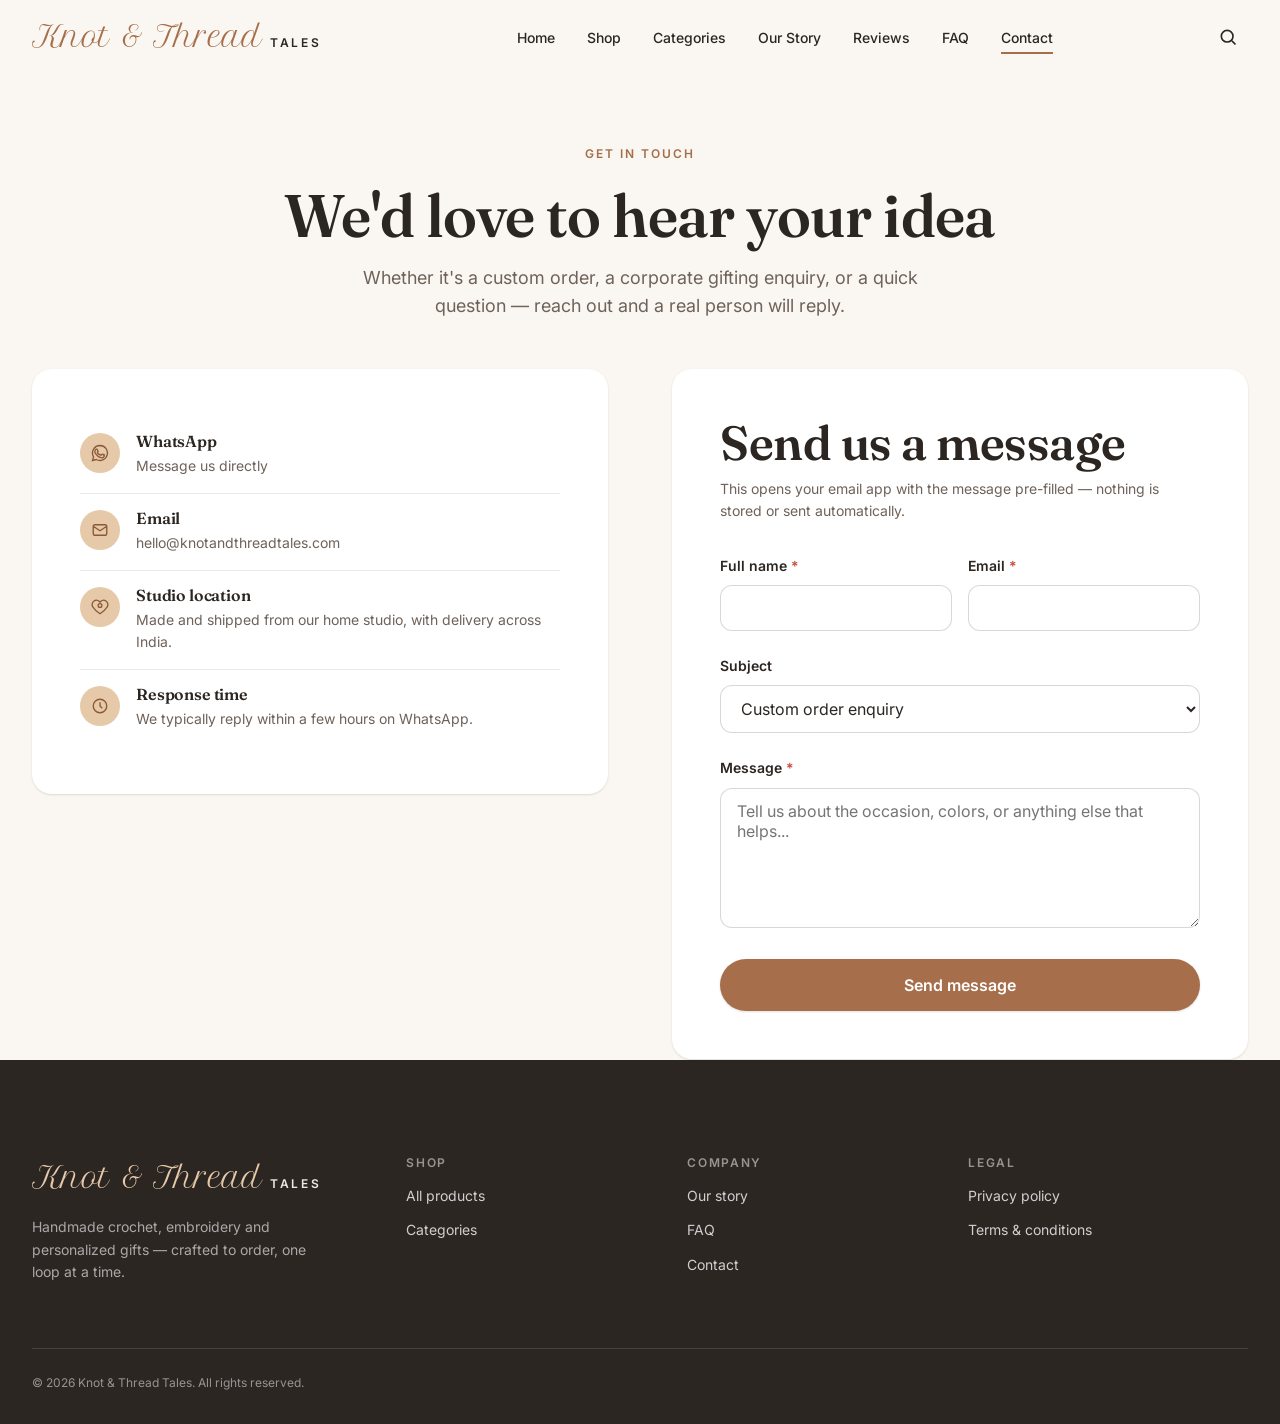
<file: contact.html>
<!DOCTYPE html>
<html lang="en">
<head>
<meta charset="UTF-8">
<meta name="viewport" content="width=device-width, initial-scale=1.0">
<title>Contact Us — Knot & Thread Tales</title>
<meta name="description" content="Get in touch with Knot & Thread Tales for custom orders, corporate gifting enquiries, or general questions.">
<link rel="canonical" href="https://yourusername.github.io/knot-thread-tales/contact.html">
<meta property="og:type" content="website">
<meta property="og:title" content="Contact Us — Knot & Thread Tales">
<meta name="twitter:card" content="summary_large_image">
<link rel="icon" type="image/png" href="assets/icons/favicon.png">
<link rel="preconnect" href="https://fonts.googleapis.com">
<link rel="preconnect" href="https://fonts.gstatic.com" crossorigin>
<link href="https://fonts.googleapis.com/css2?family=Fraunces:ital,opsz,wght@0,9..144,400;0,9..144,500;0,9..144,600;1,9..144,500&family=Inter:wght@400;500;600;700&family=Petit+Formal+Script&display=swap" rel="stylesheet">
<link rel="stylesheet" href="css/tokens.css">
<link rel="stylesheet" href="css/base.css">
<link rel="stylesheet" href="css/motion.css">
<link rel="stylesheet" href="css/header-footer.css">
<link rel="stylesheet" href="css/sections.css">
<link rel="stylesheet" href="css/components.css">
<link rel="stylesheet" href="css/pages.css">
<script type="application/ld+json">
{
  "@context": "https://schema.org",
  "@type": "LocalBusiness",
  "name": "Knot & Thread Tales",
  "email": "hello@knotandthreadtales.com",
  "url": "https://yourusername.github.io/knot-thread-tales/"
}
</script>
</head>
<body>
<a href="#main-content" class="skip-link">Skip to main content</a>

<header class="site-header">
  <div class="container site-header__inner">
    <a href="index.html" class="brand-mark">
      <span class="brand-mark__script">Knot &amp; Thread</span>
      <span class="brand-mark__tales">Tales</span>
    </a>
    <nav class="primary-nav" aria-label="Primary">
      <ul class="primary-nav__list">
        <li><a href="index.html" class="primary-nav__link">Home</a></li>
        <li><a href="products.html" class="primary-nav__link">Shop</a></li>
        <li><a href="category.html" class="primary-nav__link">Categories</a></li>
        <li><a href="about.html" class="primary-nav__link">Our Story</a></li>
        <li><a href="reviews.html" class="primary-nav__link">Reviews</a></li>
        <li><a href="faq.html" class="primary-nav__link">FAQ</a></li>
        <li><a href="contact.html" class="primary-nav__link" aria-current="page">Contact</a></li>
      </ul>
    </nav>
    <div class="header-actions">
      <a href="search.html" class="header-search-link" aria-label="Search products">
        <svg viewBox="0 0 24 24" width="20" height="20" fill="none" stroke="currentColor" stroke-width="2"><circle cx="11" cy="11" r="7"/><path d="M21 21l-4.3-4.3"/></svg>
      </a>
      <button class="nav-toggle" aria-label="Open menu" aria-expanded="false">
        <svg viewBox="0 0 24 24" width="22" height="22" fill="none" stroke="currentColor" stroke-width="2"><path d="M3 6h18M3 12h18M3 18h18"/></svg>
      </button>
    </div>
  </div>
  <nav class="mobile-nav" aria-label="Mobile">
    <ul class="mobile-nav__list">
      <li><a href="index.html" class="mobile-nav__link">Home</a></li>
      <li><a href="products.html" class="mobile-nav__link">Shop</a></li>
      <li><a href="category.html" class="mobile-nav__link">Categories</a></li>
      <li><a href="about.html" class="mobile-nav__link">Our Story</a></li>
      <li><a href="reviews.html" class="mobile-nav__link">Reviews</a></li>
      <li><a href="faq.html" class="mobile-nav__link">FAQ</a></li>
      <li><a href="contact.html" class="mobile-nav__link">Contact</a></li>
    </ul>
  </nav>
</header>

<main id="main-content">
  <div class="page-hero">
    <div class="container">
      <span class="page-hero__eyebrow">Get in touch</span>
      <h1>We'd love to hear your idea</h1>
      <p>Whether it's a custom order, a corporate gifting enquiry, or a quick question — reach out and a real person will reply.</p>
    </div>
  </div>

  <section class="container">
    <div class="contact-grid">
      <div class="contact-info-card" data-reveal="slide-right">
        <div class="contact-info-item">
          <span class="contact-info-item__icon"><svg viewBox="0 0 24 24" width="18" height="18" fill="none" stroke="currentColor" stroke-width="1.8"><path d="M17.5 14.4c-.3-.1-1.6-.8-1.9-.9-.5-.2-.8 0-1.1.4-.3.4-.9 1.1-1.1 1.1-.2 0-.4 0-1.8-.7-1.3-.7-2.2-1.5-3-2.9-.1-.2-.1-.4.1-.6.2-.2.5-.5.6-.7.2-.3.1-.5 0-.7-.1-.2-.7-1.6-.9-2.1-.2-.5-.4-.4-.6-.4h-.5c-.4 0-1 .2-1.3.6-.5.6-.8 1.4-.8 2.4 0 1.6 1.1 3.3 1.3 3.5.2.2 2 3.1 4.9 4.2 2.7 1.1 3.3.9 3.9.8.6-.1 1.8-.8 2.1-1.6.3-.7.3-1.4.2-1.5-.1-.1-.3-.2-.6-.4z"/><path d="M12 2a10 10 0 0 0-8.6 15.1L2 22l5-1.3A10 10 0 1 0 12 2z"/></svg></span>
          <div>
            <h4>WhatsApp</h4>
            <p><a href="https://wa.me/91XXXXXXXXXX" target="_blank" rel="noopener">Message us directly</a></p>
          </div>
        </div>
        <div class="contact-info-item">
          <span class="contact-info-item__icon"><svg viewBox="0 0 24 24" width="18" height="18" fill="none" stroke="currentColor" stroke-width="1.8"><path d="M3 7l9 6 9-6M5 19h14a2 2 0 002-2V7a2 2 0 00-2-2H5a2 2 0 00-2 2v10a2 2 0 002 2z"/></svg></span>
          <div>
            <h4>Email</h4>
            <p><a href="mailto:hello@knotandthreadtales.com">hello@knotandthreadtales.com</a></p>
          </div>
        </div>
        <div class="contact-info-item">
          <span class="contact-info-item__icon"><svg viewBox="0 0 24 24" width="18" height="18" fill="none" stroke="currentColor" stroke-width="1.8"><path d="M12 21s-7-4.6-9.5-9A5.5 5.5 0 0112 5.5 5.5 5.5 0 0121.5 12c-2.5 4.4-9.5 9-9.5 9z"/><circle cx="12" cy="10" r="2.5"/></svg></span>
          <div>
            <h4>Studio location</h4>
            <p>Made and shipped from our home studio, with delivery across India.</p>
          </div>
        </div>
        <div class="contact-info-item">
          <span class="contact-info-item__icon"><svg viewBox="0 0 24 24" width="18" height="18" fill="none" stroke="currentColor" stroke-width="1.8"><circle cx="12" cy="12" r="9"/><path d="M12 7v5l3 3"/></svg></span>
          <div>
            <h4>Response time</h4>
            <p>We typically reply within a few hours on WhatsApp.</p>
          </div>
        </div>
      </div>

      <div class="contact-form-card" data-reveal="slide-left">
        <h2 style="margin-bottom:var(--space-2);">Send us a message</h2>
        <p style="margin-bottom:var(--space-6);font-size:var(--fs-sm);">This opens your email app with the message pre-filled — nothing is stored or sent automatically.</p>
        <form id="contact-form" novalidate>
          <div class="form-row">
            <div class="form-field">
              <label class="form-label" for="contact-name">Full name <span class="required">*</span></label>
              <input class="form-input" type="text" id="contact-name" required autocomplete="name">
            </div>
            <div class="form-field">
              <label class="form-label" for="contact-email">Email <span class="required">*</span></label>
              <input class="form-input" type="email" id="contact-email" required autocomplete="email">
            </div>
          </div>
          <div class="form-field">
            <label class="form-label" for="contact-subject">Subject</label>
            <select class="form-select" id="contact-subject">
              <option value="Custom order enquiry">Custom order enquiry</option>
              <option value="Corporate gifting">Corporate gifting</option>
              <option value="Order status">Order status</option>
              <option value="General question">General question</option>
            </select>
          </div>
          <div class="form-field">
            <label class="form-label" for="contact-message">Message <span class="required">*</span></label>
            <textarea class="form-textarea" id="contact-message" required placeholder="Tell us about the occasion, colors, or anything else that helps..." style="min-height:140px;"></textarea>
          </div>
          <button type="submit" class="btn btn--primary btn--block btn--lg">Send message</button>
        </form>
      </div>
    </div>
  </section>
</main>

<footer class="site-footer">
  <div class="container">
    <div class="footer-grid">
      <div class="footer-brand">
        <a href="index.html" class="brand-mark">
          <span class="brand-mark__script">Knot &amp; Thread</span>
          <span class="brand-mark__tales">Tales</span>
        </a>
        <p class="footer-tagline">Handmade crochet, embroidery and personalized gifts — crafted to order, one loop at a time.</p>
      </div>
      <div>
        <h3 class="footer-heading">Shop</h3>
        <nav class="footer-links">
          <a href="products.html">All products</a>
          <a href="category.html">Categories</a>
        </nav>
      </div>
      <div>
        <h3 class="footer-heading">Company</h3>
        <nav class="footer-links">
          <a href="about.html">Our story</a>
          <a href="faq.html">FAQ</a>
          <a href="contact.html">Contact</a>
        </nav>
      </div>
      <div>
        <h3 class="footer-heading">Legal</h3>
        <nav class="footer-links">
          <a href="privacy-policy.html">Privacy policy</a>
          <a href="terms-and-conditions.html">Terms &amp; conditions</a>
        </nav>
      </div>
    </div>
    <div class="footer-bottom">
      <span>&copy; <span data-year></span> Knot &amp; Thread Tales. All rights reserved.</span>
    </div>
  </div>
</footer>

<script src="js/config.js"></script>
<script src="js/toast.js"></script>
<script src="js/motion.js"></script>
<script>
document.addEventListener('DOMContentLoaded', () => {
  const header = document.querySelector('.site-header');
  window.addEventListener('scroll', () => header.classList.toggle('site-header--scrolled', window.scrollY > 24), { passive: true });
  const menuBtn = document.querySelector('.nav-toggle');
  const mobileNav = document.querySelector('.mobile-nav');
  menuBtn.addEventListener('click', () => {
    const isOpen = mobileNav.classList.toggle('is-open');
    menuBtn.setAttribute('aria-expanded', String(isOpen));
    document.body.classList.toggle('no-scroll', isOpen);
  });
  document.querySelectorAll('[data-year]').forEach((el) => el.textContent = new Date().getFullYear());
  Motion.init();

  document.getElementById('contact-form').addEventListener('submit', (e) => {
    e.preventDefault();
    const name = document.getElementById('contact-name').value.trim();
    const email = document.getElementById('contact-email').value.trim();
    const subject = document.getElementById('contact-subject').value;
    const message = document.getElementById('contact-message').value.trim();

    if (!name || !email || !message) {
      Toast.show('Please fill in all required fields.', 'error');
      return;
    }

    const body = `Name: ${name}\nEmail: ${email}\n\n${message}`;
    const mailto = `mailto:${CONFIG.BUSINESS_EMAIL}?subject=${encodeURIComponent(subject)}&body=${encodeURIComponent(body)}`;
    window.location.href = mailto;
    Toast.show('Opening your email app...', 'success');
  });
});
</script>
</body>
</html>
</file>
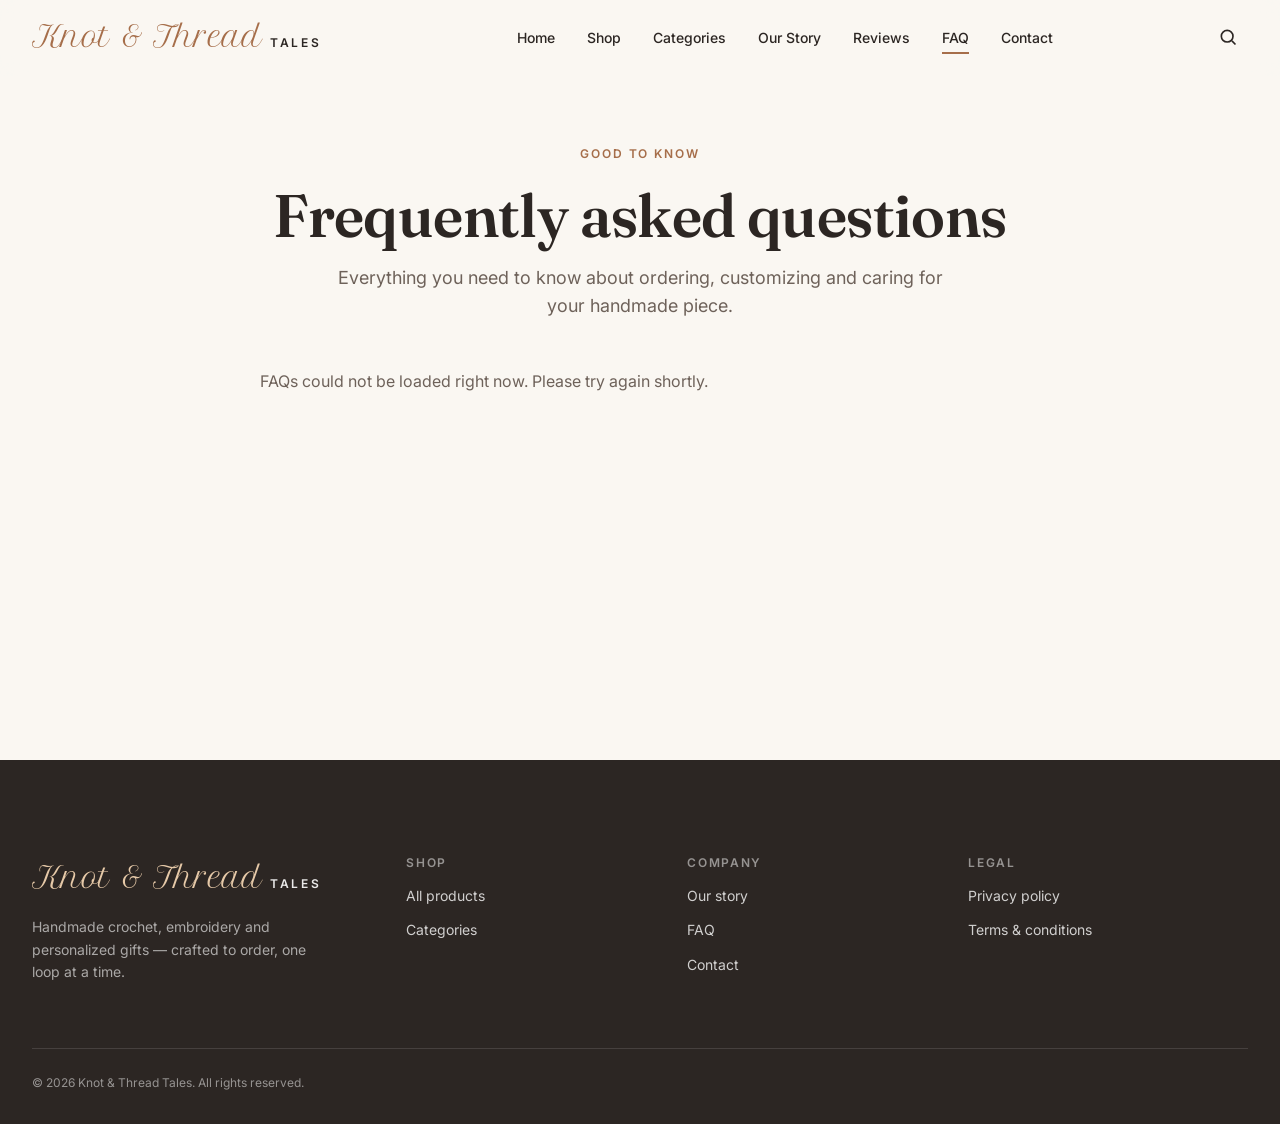
<file: faq.html>
<!DOCTYPE html>
<html lang="en">
<head>
<meta charset="UTF-8">
<meta name="viewport" content="width=device-width, initial-scale=1.0">
<title>Frequently Asked Questions — Knot & Thread Tales</title>
<meta name="description" content="Answers to common questions about ordering, customization, shipping, payments and care for Knot & Thread Tales' handmade pieces.">
<link rel="canonical" href="https://yourusername.github.io/knot-thread-tales/faq.html">
<meta property="og:type" content="website">
<meta property="og:title" content="Frequently Asked Questions — Knot & Thread Tales">
<meta name="twitter:card" content="summary_large_image">
<link rel="icon" type="image/png" href="assets/icons/favicon.png">
<link rel="preconnect" href="https://fonts.googleapis.com">
<link rel="preconnect" href="https://fonts.gstatic.com" crossorigin>
<link href="https://fonts.googleapis.com/css2?family=Fraunces:ital,opsz,wght@0,9..144,400;0,9..144,500;0,9..144,600;1,9..144,500&family=Inter:wght@400;500;600;700&family=Petit+Formal+Script&display=swap" rel="stylesheet">
<link rel="stylesheet" href="css/tokens.css">
<link rel="stylesheet" href="css/base.css">
<link rel="stylesheet" href="css/motion.css">
<link rel="stylesheet" href="css/header-footer.css">
<link rel="stylesheet" href="css/sections.css">
<link rel="stylesheet" href="css/components.css">
<link rel="stylesheet" href="css/pages.css">
</head>
<body>
<a href="#main-content" class="skip-link">Skip to main content</a>

<header class="site-header">
  <div class="container site-header__inner">
    <a href="index.html" class="brand-mark">
      <span class="brand-mark__script">Knot &amp; Thread</span>
      <span class="brand-mark__tales">Tales</span>
    </a>
    <nav class="primary-nav" aria-label="Primary">
      <ul class="primary-nav__list">
        <li><a href="index.html" class="primary-nav__link">Home</a></li>
        <li><a href="products.html" class="primary-nav__link">Shop</a></li>
        <li><a href="category.html" class="primary-nav__link">Categories</a></li>
        <li><a href="about.html" class="primary-nav__link">Our Story</a></li>
        <li><a href="reviews.html" class="primary-nav__link">Reviews</a></li>
        <li><a href="faq.html" class="primary-nav__link" aria-current="page">FAQ</a></li>
        <li><a href="contact.html" class="primary-nav__link">Contact</a></li>
      </ul>
    </nav>
    <div class="header-actions">
      <a href="search.html" class="header-search-link" aria-label="Search products">
        <svg viewBox="0 0 24 24" width="20" height="20" fill="none" stroke="currentColor" stroke-width="2"><circle cx="11" cy="11" r="7"/><path d="M21 21l-4.3-4.3"/></svg>
      </a>
      <button class="nav-toggle" aria-label="Open menu" aria-expanded="false">
        <svg viewBox="0 0 24 24" width="22" height="22" fill="none" stroke="currentColor" stroke-width="2"><path d="M3 6h18M3 12h18M3 18h18"/></svg>
      </button>
    </div>
  </div>
  <nav class="mobile-nav" aria-label="Mobile">
    <ul class="mobile-nav__list">
      <li><a href="index.html" class="mobile-nav__link">Home</a></li>
      <li><a href="products.html" class="mobile-nav__link">Shop</a></li>
      <li><a href="category.html" class="mobile-nav__link">Categories</a></li>
      <li><a href="about.html" class="mobile-nav__link">Our Story</a></li>
      <li><a href="reviews.html" class="mobile-nav__link">Reviews</a></li>
      <li><a href="faq.html" class="mobile-nav__link">FAQ</a></li>
      <li><a href="contact.html" class="mobile-nav__link">Contact</a></li>
    </ul>
  </nav>
</header>

<main id="main-content">
  <div class="page-hero">
    <div class="container">
      <span class="page-hero__eyebrow">Good to know</span>
      <h1>Frequently asked questions</h1>
      <p>Everything you need to know about ordering, customizing and caring for your handmade piece.</p>
    </div>
  </div>

  <section class="container">
    <div class="faq-list" id="faq-list" aria-live="polite"></div>

    <div class="cta-banner" data-reveal style="margin-top:var(--space-8);">
      <h2>Still have a question?</h2>
      <p>We're happy to help with anything not covered here.</p>
      <a href="https://wa.me/91XXXXXXXXXX" target="_blank" rel="noopener" class="btn" style="background:#fff;color:var(--color-primary-dark);">Message us on WhatsApp</a>
    </div>
  </section>
</main>

<footer class="site-footer">
  <div class="container">
    <div class="footer-grid">
      <div class="footer-brand">
        <a href="index.html" class="brand-mark">
          <span class="brand-mark__script">Knot &amp; Thread</span>
          <span class="brand-mark__tales">Tales</span>
        </a>
        <p class="footer-tagline">Handmade crochet, embroidery and personalized gifts — crafted to order, one loop at a time.</p>
      </div>
      <div>
        <h3 class="footer-heading">Shop</h3>
        <nav class="footer-links">
          <a href="products.html">All products</a>
          <a href="category.html">Categories</a>
        </nav>
      </div>
      <div>
        <h3 class="footer-heading">Company</h3>
        <nav class="footer-links">
          <a href="about.html">Our story</a>
          <a href="faq.html">FAQ</a>
          <a href="contact.html">Contact</a>
        </nav>
      </div>
      <div>
        <h3 class="footer-heading">Legal</h3>
        <nav class="footer-links">
          <a href="privacy-policy.html">Privacy policy</a>
          <a href="terms-and-conditions.html">Terms &amp; conditions</a>
        </nav>
      </div>
    </div>
    <div class="footer-bottom">
      <span>&copy; <span data-year></span> Knot &amp; Thread Tales. All rights reserved.</span>
    </div>
  </div>
</footer>

<script src="js/config.js"></script>
<script src="js/supabase-client.js"></script>
<script src="js/motion.js"></script>
<script>
document.addEventListener('DOMContentLoaded', async () => {
  const header = document.querySelector('.site-header');
  window.addEventListener('scroll', () => header.classList.toggle('site-header--scrolled', window.scrollY > 24), { passive: true });
  const menuBtn = document.querySelector('.nav-toggle');
  const mobileNav = document.querySelector('.mobile-nav');
  menuBtn.addEventListener('click', () => {
    const isOpen = mobileNav.classList.toggle('is-open');
    menuBtn.setAttribute('aria-expanded', String(isOpen));
    document.body.classList.toggle('no-scroll', isOpen);
  });
  document.querySelectorAll('[data-year]').forEach((el) => el.textContent = new Date().getFullYear());

  function escapeHtml(str = '') {
    const div = document.createElement('div');
    div.textContent = str;
    return div.innerHTML;
  }

  function faqItem(faq, index) {
    return `
      <div class="faq-item" data-reveal>
        <button class="faq-item__question" aria-expanded="false" aria-controls="faq-answer-${index}" id="faq-q-${index}">
          <span>${escapeHtml(faq.question)}</span>
          <svg class="faq-item__chevron" viewBox="0 0 24 24" width="18" height="18" aria-hidden="true"><path d="M6 9l6 6 6-6"/></svg>
        </button>
        <div class="faq-item__answer" id="faq-answer-${index}" role="region" aria-labelledby="faq-q-${index}">
          <p>${escapeHtml(faq.answer)}</p>
        </div>
      </div>
    `;
  }

  const container = document.getElementById('faq-list');
  try {
    const result = await Supabase.select(CONFIG.TABLES.FAQS, { orderBy: 'sort_order', pageSize: 100 });
    container.innerHTML = result.data.map(faqItem).join('');

    const script = document.createElement('script');
    script.type = 'application/ld+json';
    script.textContent = JSON.stringify({
      '@context': 'https://schema.org',
      '@type': 'FAQPage',
      mainEntity: result.data.map((f) => ({
        '@type': 'Question',
        name: f.question,
        acceptedAnswer: { '@type': 'Answer', text: f.answer }
      }))
    });
    document.head.appendChild(script);

    container.querySelectorAll('.faq-item__question').forEach((btn) => {
      btn.addEventListener('click', () => {
        const item = btn.closest('.faq-item');
        const isOpen = item.classList.toggle('is-open');
        btn.setAttribute('aria-expanded', String(isOpen));
      });
    });
    Motion.init();
  } catch {
    container.innerHTML = '<p class="empty-state__body">FAQs could not be loaded right now. Please try again shortly.</p>';
  }
});
</script>
</body>
</html>
</file>
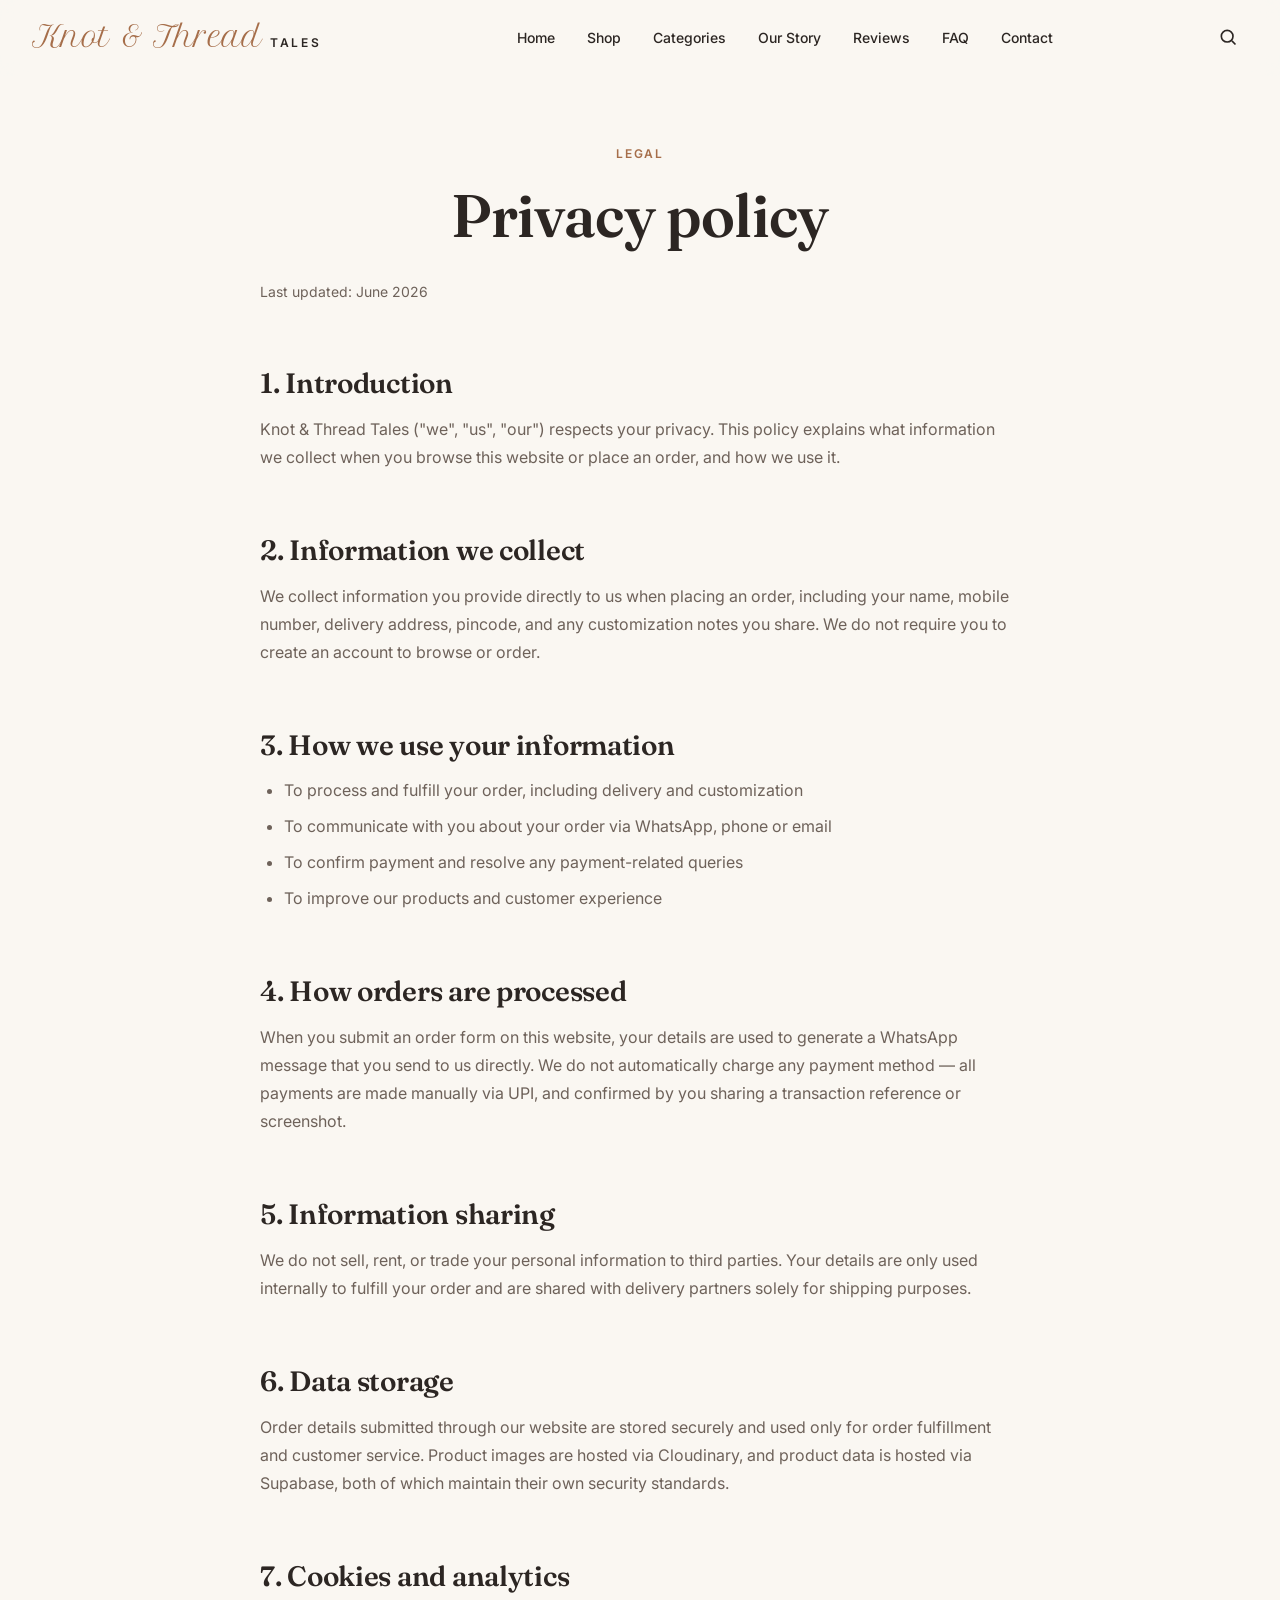
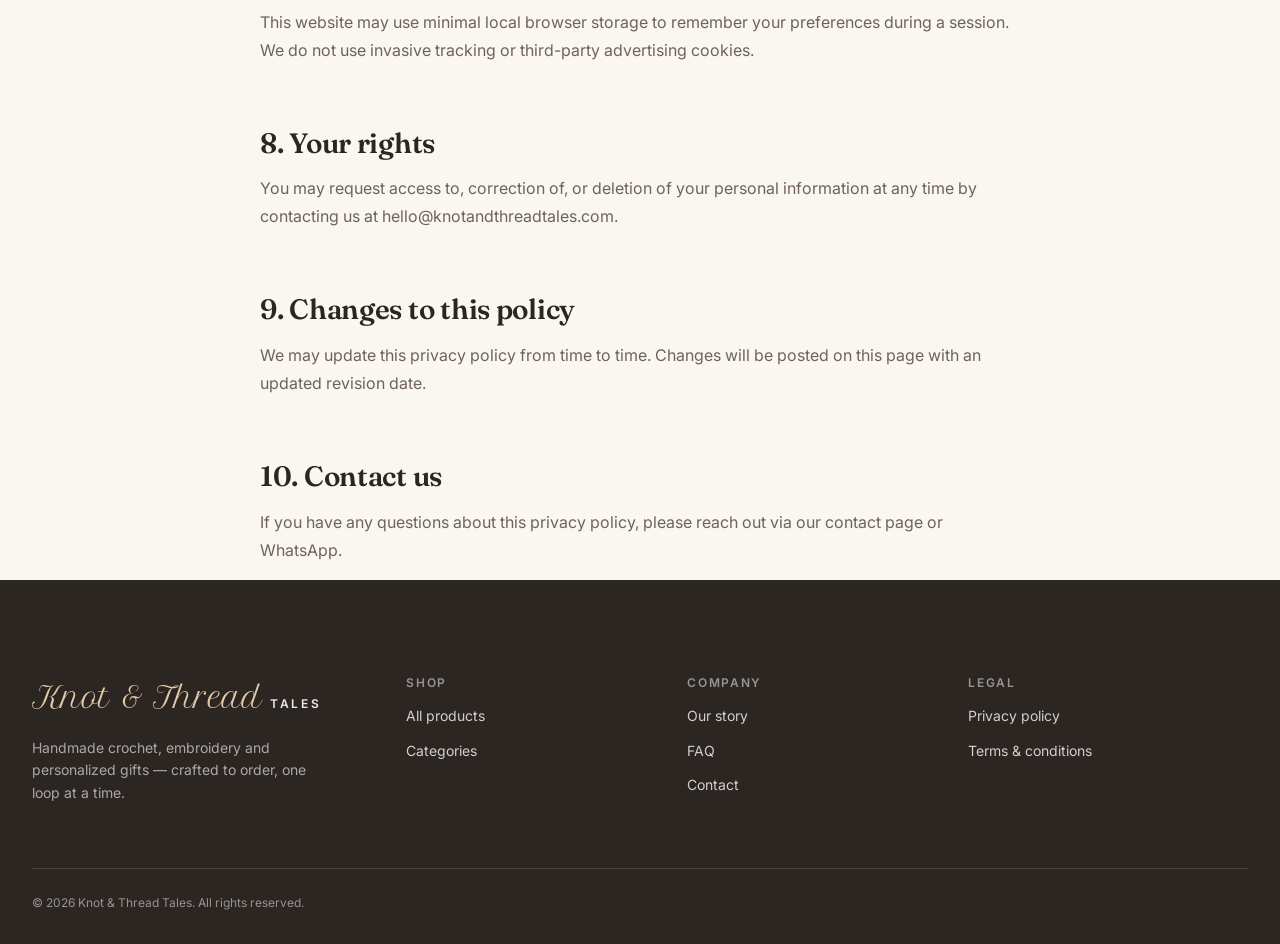
<file: privacy-policy.html>
<!DOCTYPE html>
<html lang="en">
<head>
<meta charset="UTF-8">
<meta name="viewport" content="width=device-width, initial-scale=1.0">
<title>Privacy Policy — Knot & Thread Tales</title>
<meta name="description" content="Knot & Thread Tales' privacy policy — how we collect, use and protect your information when you place an order.">
<link rel="canonical" href="https://yourusername.github.io/knot-thread-tales/privacy-policy.html">
<meta name="robots" content="index, follow">
<link rel="icon" type="image/png" href="assets/icons/favicon.png">
<link rel="preconnect" href="https://fonts.googleapis.com">
<link rel="preconnect" href="https://fonts.gstatic.com" crossorigin>
<link href="https://fonts.googleapis.com/css2?family=Fraunces:ital,opsz,wght@0,9..144,400;0,9..144,500;0,9..144,600;1,9..144,500&family=Inter:wght@400;500;600;700&family=Petit+Formal+Script&display=swap" rel="stylesheet">
<link rel="stylesheet" href="css/tokens.css">
<link rel="stylesheet" href="css/base.css">
<link rel="stylesheet" href="css/motion.css">
<link rel="stylesheet" href="css/header-footer.css">
<link rel="stylesheet" href="css/sections.css">
<link rel="stylesheet" href="css/components.css">
<link rel="stylesheet" href="css/pages.css">
</head>
<body>
<a href="#main-content" class="skip-link">Skip to main content</a>

<header class="site-header">
  <div class="container site-header__inner">
    <a href="index.html" class="brand-mark">
      <span class="brand-mark__script">Knot &amp; Thread</span>
      <span class="brand-mark__tales">Tales</span>
    </a>
    <nav class="primary-nav" aria-label="Primary">
      <ul class="primary-nav__list">
        <li><a href="index.html" class="primary-nav__link">Home</a></li>
        <li><a href="products.html" class="primary-nav__link">Shop</a></li>
        <li><a href="category.html" class="primary-nav__link">Categories</a></li>
        <li><a href="about.html" class="primary-nav__link">Our Story</a></li>
        <li><a href="reviews.html" class="primary-nav__link">Reviews</a></li>
        <li><a href="faq.html" class="primary-nav__link">FAQ</a></li>
        <li><a href="contact.html" class="primary-nav__link">Contact</a></li>
      </ul>
    </nav>
    <div class="header-actions">
      <a href="search.html" class="header-search-link" aria-label="Search products">
        <svg viewBox="0 0 24 24" width="20" height="20" fill="none" stroke="currentColor" stroke-width="2"><circle cx="11" cy="11" r="7"/><path d="M21 21l-4.3-4.3"/></svg>
      </a>
      <button class="nav-toggle" aria-label="Open menu" aria-expanded="false">
        <svg viewBox="0 0 24 24" width="22" height="22" fill="none" stroke="currentColor" stroke-width="2"><path d="M3 6h18M3 12h18M3 18h18"/></svg>
      </button>
    </div>
  </div>
  <nav class="mobile-nav" aria-label="Mobile">
    <ul class="mobile-nav__list">
      <li><a href="index.html" class="mobile-nav__link">Home</a></li>
      <li><a href="products.html" class="mobile-nav__link">Shop</a></li>
      <li><a href="category.html" class="mobile-nav__link">Categories</a></li>
      <li><a href="about.html" class="mobile-nav__link">Our Story</a></li>
      <li><a href="reviews.html" class="mobile-nav__link">Reviews</a></li>
      <li><a href="faq.html" class="mobile-nav__link">FAQ</a></li>
      <li><a href="contact.html" class="mobile-nav__link">Contact</a></li>
    </ul>
  </nav>
</header>

<main id="main-content">
  <div class="page-hero" style="padding-bottom:var(--space-6);">
    <div class="container">
      <span class="page-hero__eyebrow">Legal</span>
      <h1>Privacy policy</h1>
    </div>
  </div>

  <section class="container">
    <div class="policy-content">
      <p class="updated-date">Last updated: June 2026</p>

      <h2>1. Introduction</h2>
      <p>Knot &amp; Thread Tales ("we", "us", "our") respects your privacy. This policy explains what information we collect when you browse this website or place an order, and how we use it.</p>

      <h2>2. Information we collect</h2>
      <p>We collect information you provide directly to us when placing an order, including your name, mobile number, delivery address, pincode, and any customization notes you share. We do not require you to create an account to browse or order.</p>

      <h2>3. How we use your information</h2>
      <ul>
        <li>To process and fulfill your order, including delivery and customization</li>
        <li>To communicate with you about your order via WhatsApp, phone or email</li>
        <li>To confirm payment and resolve any payment-related queries</li>
        <li>To improve our products and customer experience</li>
      </ul>

      <h2>4. How orders are processed</h2>
      <p>When you submit an order form on this website, your details are used to generate a WhatsApp message that you send to us directly. We do not automatically charge any payment method — all payments are made manually via UPI, and confirmed by you sharing a transaction reference or screenshot.</p>

      <h2>5. Information sharing</h2>
      <p>We do not sell, rent, or trade your personal information to third parties. Your details are only used internally to fulfill your order and are shared with delivery partners solely for shipping purposes.</p>

      <h2>6. Data storage</h2>
      <p>Order details submitted through our website are stored securely and used only for order fulfillment and customer service. Product images are hosted via Cloudinary, and product data is hosted via Supabase, both of which maintain their own security standards.</p>

      <h2>7. Cookies and analytics</h2>
      <p>This website may use minimal local browser storage to remember your preferences during a session. We do not use invasive tracking or third-party advertising cookies.</p>

      <h2>8. Your rights</h2>
      <p>You may request access to, correction of, or deletion of your personal information at any time by contacting us at hello@knotandthreadtales.com.</p>

      <h2>9. Changes to this policy</h2>
      <p>We may update this privacy policy from time to time. Changes will be posted on this page with an updated revision date.</p>

      <h2>10. Contact us</h2>
      <p>If you have any questions about this privacy policy, please reach out via <a href="contact.html">our contact page</a> or WhatsApp.</p>
    </div>
  </section>
</main>

<footer class="site-footer">
  <div class="container">
    <div class="footer-grid">
      <div class="footer-brand">
        <a href="index.html" class="brand-mark">
          <span class="brand-mark__script">Knot &amp; Thread</span>
          <span class="brand-mark__tales">Tales</span>
        </a>
        <p class="footer-tagline">Handmade crochet, embroidery and personalized gifts — crafted to order, one loop at a time.</p>
      </div>
      <div>
        <h3 class="footer-heading">Shop</h3>
        <nav class="footer-links">
          <a href="products.html">All products</a>
          <a href="category.html">Categories</a>
        </nav>
      </div>
      <div>
        <h3 class="footer-heading">Company</h3>
        <nav class="footer-links">
          <a href="about.html">Our story</a>
          <a href="faq.html">FAQ</a>
          <a href="contact.html">Contact</a>
        </nav>
      </div>
      <div>
        <h3 class="footer-heading">Legal</h3>
        <nav class="footer-links">
          <a href="privacy-policy.html">Privacy policy</a>
          <a href="terms-and-conditions.html">Terms &amp; conditions</a>
        </nav>
      </div>
    </div>
    <div class="footer-bottom">
      <span>&copy; <span data-year></span> Knot &amp; Thread Tales. All rights reserved.</span>
    </div>
  </div>
</footer>

<script src="js/config.js"></script>
<script>
document.addEventListener('DOMContentLoaded', () => {
  const header = document.querySelector('.site-header');
  window.addEventListener('scroll', () => header.classList.toggle('site-header--scrolled', window.scrollY > 24), { passive: true });
  const menuBtn = document.querySelector('.nav-toggle');
  const mobileNav = document.querySelector('.mobile-nav');
  menuBtn.addEventListener('click', () => {
    const isOpen = mobileNav.classList.toggle('is-open');
    menuBtn.setAttribute('aria-expanded', String(isOpen));
    document.body.classList.toggle('no-scroll', isOpen);
  });
  document.querySelectorAll('[data-year]').forEach((el) => el.textContent = new Date().getFullYear());
});
</script>
</body>
</html>
</file>
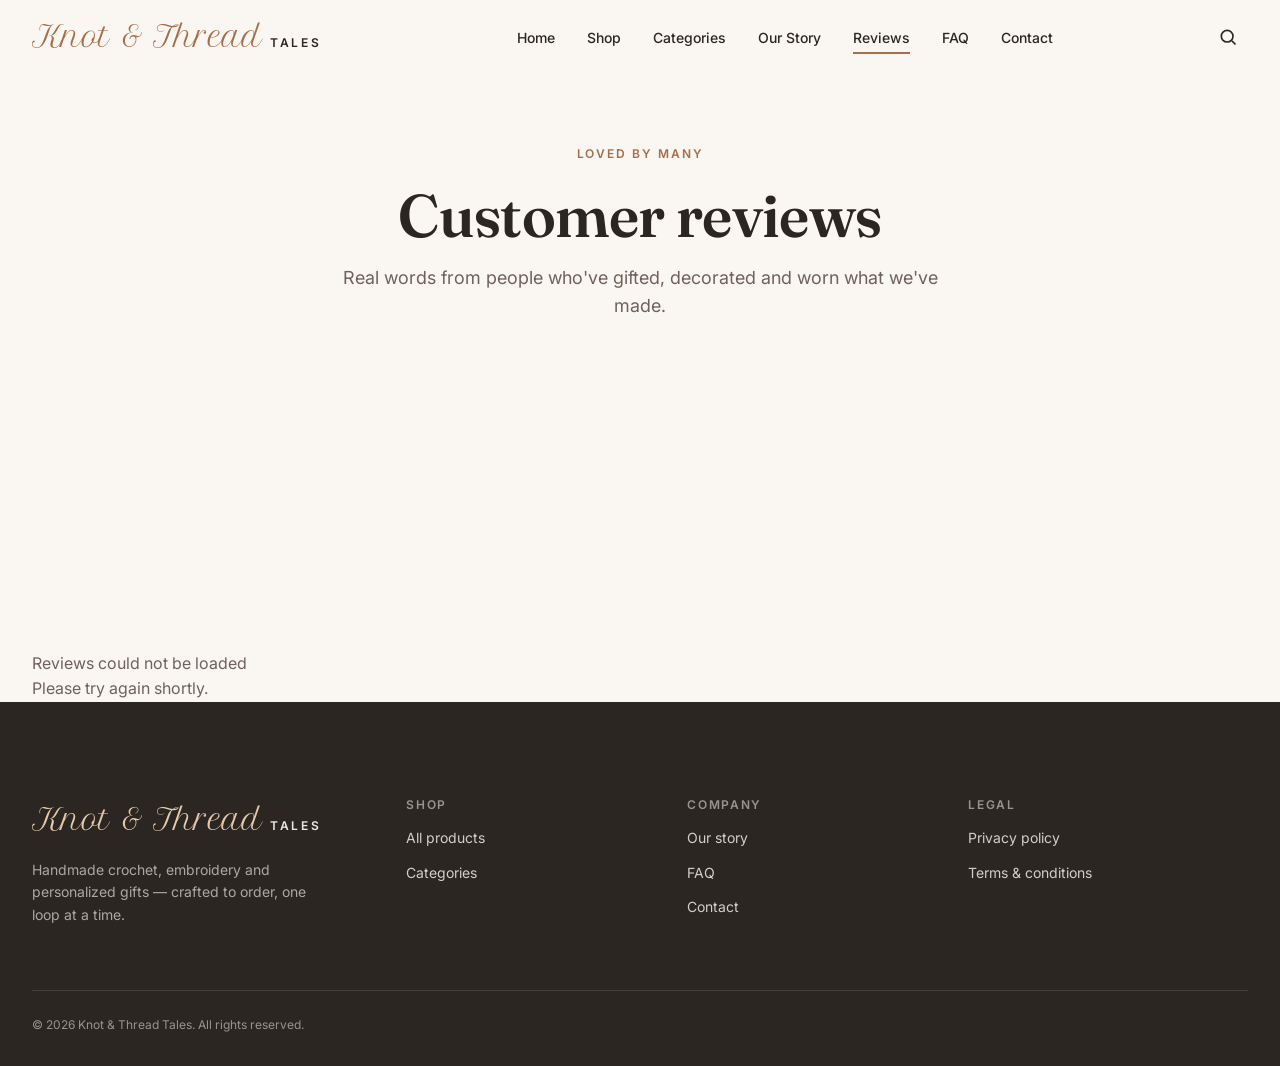
<file: reviews.html>
<!DOCTYPE html>
<html lang="en">
<head>
<meta charset="UTF-8">
<meta name="viewport" content="width=device-width, initial-scale=1.0">
<title>Customer Reviews — Knot & Thread Tales</title>
<meta name="description" content="Read what customers say about Knot & Thread Tales' handmade crochet, embroidery and personalized gifts.">
<link rel="canonical" href="https://yourusername.github.io/knot-thread-tales/reviews.html">
<meta property="og:type" content="website">
<meta property="og:title" content="Customer Reviews — Knot & Thread Tales">
<meta name="twitter:card" content="summary_large_image">
<link rel="icon" type="image/png" href="assets/icons/favicon.png">
<link rel="preconnect" href="https://fonts.googleapis.com">
<link rel="preconnect" href="https://fonts.gstatic.com" crossorigin>
<link href="https://fonts.googleapis.com/css2?family=Fraunces:ital,opsz,wght@0,9..144,400;0,9..144,500;0,9..144,600;1,9..144,500&family=Inter:wght@400;500;600;700&family=Petit+Formal+Script&display=swap" rel="stylesheet">
<link rel="stylesheet" href="css/tokens.css">
<link rel="stylesheet" href="css/base.css">
<link rel="stylesheet" href="css/motion.css">
<link rel="stylesheet" href="css/header-footer.css">
<link rel="stylesheet" href="css/sections.css">
<link rel="stylesheet" href="css/components.css">
<link rel="stylesheet" href="css/pages.css">
</head>
<body>
<a href="#main-content" class="skip-link">Skip to main content</a>

<header class="site-header">
  <div class="container site-header__inner">
    <a href="index.html" class="brand-mark">
      <span class="brand-mark__script">Knot &amp; Thread</span>
      <span class="brand-mark__tales">Tales</span>
    </a>
    <nav class="primary-nav" aria-label="Primary">
      <ul class="primary-nav__list">
        <li><a href="index.html" class="primary-nav__link">Home</a></li>
        <li><a href="products.html" class="primary-nav__link">Shop</a></li>
        <li><a href="category.html" class="primary-nav__link">Categories</a></li>
        <li><a href="about.html" class="primary-nav__link">Our Story</a></li>
        <li><a href="reviews.html" class="primary-nav__link" aria-current="page">Reviews</a></li>
        <li><a href="faq.html" class="primary-nav__link">FAQ</a></li>
        <li><a href="contact.html" class="primary-nav__link">Contact</a></li>
      </ul>
    </nav>
    <div class="header-actions">
      <a href="search.html" class="header-search-link" aria-label="Search products">
        <svg viewBox="0 0 24 24" width="20" height="20" fill="none" stroke="currentColor" stroke-width="2"><circle cx="11" cy="11" r="7"/><path d="M21 21l-4.3-4.3"/></svg>
      </a>
      <button class="nav-toggle" aria-label="Open menu" aria-expanded="false">
        <svg viewBox="0 0 24 24" width="22" height="22" fill="none" stroke="currentColor" stroke-width="2"><path d="M3 6h18M3 12h18M3 18h18"/></svg>
      </button>
    </div>
  </div>
  <nav class="mobile-nav" aria-label="Mobile">
    <ul class="mobile-nav__list">
      <li><a href="index.html" class="mobile-nav__link">Home</a></li>
      <li><a href="products.html" class="mobile-nav__link">Shop</a></li>
      <li><a href="category.html" class="mobile-nav__link">Categories</a></li>
      <li><a href="about.html" class="mobile-nav__link">Our Story</a></li>
      <li><a href="reviews.html" class="mobile-nav__link">Reviews</a></li>
      <li><a href="faq.html" class="mobile-nav__link">FAQ</a></li>
      <li><a href="contact.html" class="mobile-nav__link">Contact</a></li>
    </ul>
  </nav>
</header>

<main id="main-content">
  <div class="page-hero">
    <div class="container">
      <span class="page-hero__eyebrow">Loved by many</span>
      <h1>Customer reviews</h1>
      <p>Real words from people who've gifted, decorated and worn what we've made.</p>
    </div>
  </div>

  <section class="container">
    <div class="reviews-summary" id="reviews-summary" data-reveal>
      <div class="reviews-summary__score">
        <strong id="avg-score">&mdash;</strong>
        <span id="review-count-label">Loading reviews…</span>
      </div>
      <div class="reviews-summary__bars" id="reviews-bars"></div>
    </div>

    <div class="testimonial-grid" id="reviews-grid" data-stagger></div>
  </section>
</main>

<footer class="site-footer">
  <div class="container">
    <div class="footer-grid">
      <div class="footer-brand">
        <a href="index.html" class="brand-mark">
          <span class="brand-mark__script">Knot &amp; Thread</span>
          <span class="brand-mark__tales">Tales</span>
        </a>
        <p class="footer-tagline">Handmade crochet, embroidery and personalized gifts — crafted to order, one loop at a time.</p>
      </div>
      <div>
        <h3 class="footer-heading">Shop</h3>
        <nav class="footer-links">
          <a href="products.html">All products</a>
          <a href="category.html">Categories</a>
        </nav>
      </div>
      <div>
        <h3 class="footer-heading">Company</h3>
        <nav class="footer-links">
          <a href="about.html">Our story</a>
          <a href="faq.html">FAQ</a>
          <a href="contact.html">Contact</a>
        </nav>
      </div>
      <div>
        <h3 class="footer-heading">Legal</h3>
        <nav class="footer-links">
          <a href="privacy-policy.html">Privacy policy</a>
          <a href="terms-and-conditions.html">Terms &amp; conditions</a>
        </nav>
      </div>
    </div>
    <div class="footer-bottom">
      <span>&copy; <span data-year></span> Knot &amp; Thread Tales. All rights reserved.</span>
    </div>
  </div>
</footer>

<script src="js/config.js"></script>
<script src="js/supabase-client.js"></script>
<script src="js/motion.js"></script>
<script>
document.addEventListener('DOMContentLoaded', async () => {
  const header = document.querySelector('.site-header');
  window.addEventListener('scroll', () => header.classList.toggle('site-header--scrolled', window.scrollY > 24), { passive: true });
  const menuBtn = document.querySelector('.nav-toggle');
  const mobileNav = document.querySelector('.mobile-nav');
  menuBtn.addEventListener('click', () => {
    const isOpen = mobileNav.classList.toggle('is-open');
    menuBtn.setAttribute('aria-expanded', String(isOpen));
    document.body.classList.toggle('no-scroll', isOpen);
  });
  document.querySelectorAll('[data-year]').forEach((el) => el.textContent = new Date().getFullYear());

  function escapeHtml(str = '') {
    const div = document.createElement('div');
    div.textContent = str;
    return div.innerHTML;
  }

  function starsMarkup(rating) {
    return Array.from({ length: 5 }, (_, i) =>
      `<svg viewBox="0 0 20 20" width="14" height="14" aria-hidden="true" class="${i < rating ? 'star-filled' : 'star-empty'}"><path d="M10 1l2.8 5.7 6.2.9-4.5 4.4 1.1 6.2L10 15.3 4.4 18.2l1.1-6.2L1 7.6l6.2-.9L10 1z"/></svg>`
    ).join('');
  }

  function reviewCard(t) {
    return `
      <figure class="testimonial-card" data-reveal>
        <div class="testimonial-card__stars">${starsMarkup(t.rating || 5)}</div>
        <blockquote>${escapeHtml(t.message)}</blockquote>
        <figcaption>
          <span class="testimonial-card__name">${escapeHtml(t.customer_name)}</span>
          ${t.location ? `<span class="testimonial-card__location">${escapeHtml(t.location)}</span>` : ''}
        </figcaption>
      </figure>
    `;
  }

  try {
    const [testimonialsResult, reviewsResult] = await Promise.all([
      Supabase.select(CONFIG.TABLES.TESTIMONIALS, { orderBy: 'created_at', ascending: false, pageSize: 50 }),
      Supabase.select(CONFIG.TABLES.REVIEWS, { orderBy: 'created_at', ascending: false, pageSize: 200 })
    ]);

    const allRatings = [...testimonialsResult.data, ...reviewsResult.data].map((r) => Number(r.rating) || 5);
    const avg = allRatings.length ? (allRatings.reduce((a, b) => a + b, 0) / allRatings.length) : 5;
    document.getElementById('avg-score').textContent = avg.toFixed(1);
    document.getElementById('review-count-label').textContent = `Based on ${allRatings.length} review${allRatings.length === 1 ? '' : 's'}`;

    const distribution = [5, 4, 3, 2, 1].map((star) => ({
      star,
      count: allRatings.filter((r) => Math.round(r) === star).length
    }));
    const maxCount = Math.max(1, ...distribution.map((d) => d.count));
    document.getElementById('reviews-bars').innerHTML = distribution.map((d) => `
      <div class="review-bar-row">
        <span style="width:36px;">${d.star}&#9733;</span>
        <div class="review-bar-track"><div class="review-bar-fill" style="width:${(d.count / maxCount) * 100}%"></div></div>
        <span style="width:24px;text-align:right;">${d.count}</span>
      </div>
    `).join('');

    const combined = [...testimonialsResult.data, ...reviewsResult.data];
    document.getElementById('reviews-grid').innerHTML = combined.length
      ? combined.map(reviewCard).join('')
      : '<div class="empty-state"><p class="empty-state__title">No reviews yet</p><p class="empty-state__body">Be the first to share your experience.</p></div>';

    Motion.init();
  } catch {
    document.getElementById('reviews-grid').innerHTML = '<div class="empty-state"><p class="empty-state__title">Reviews could not be loaded</p><p class="empty-state__body">Please try again shortly.</p></div>';
  }
});
</script>
</body>
</html>
</file>
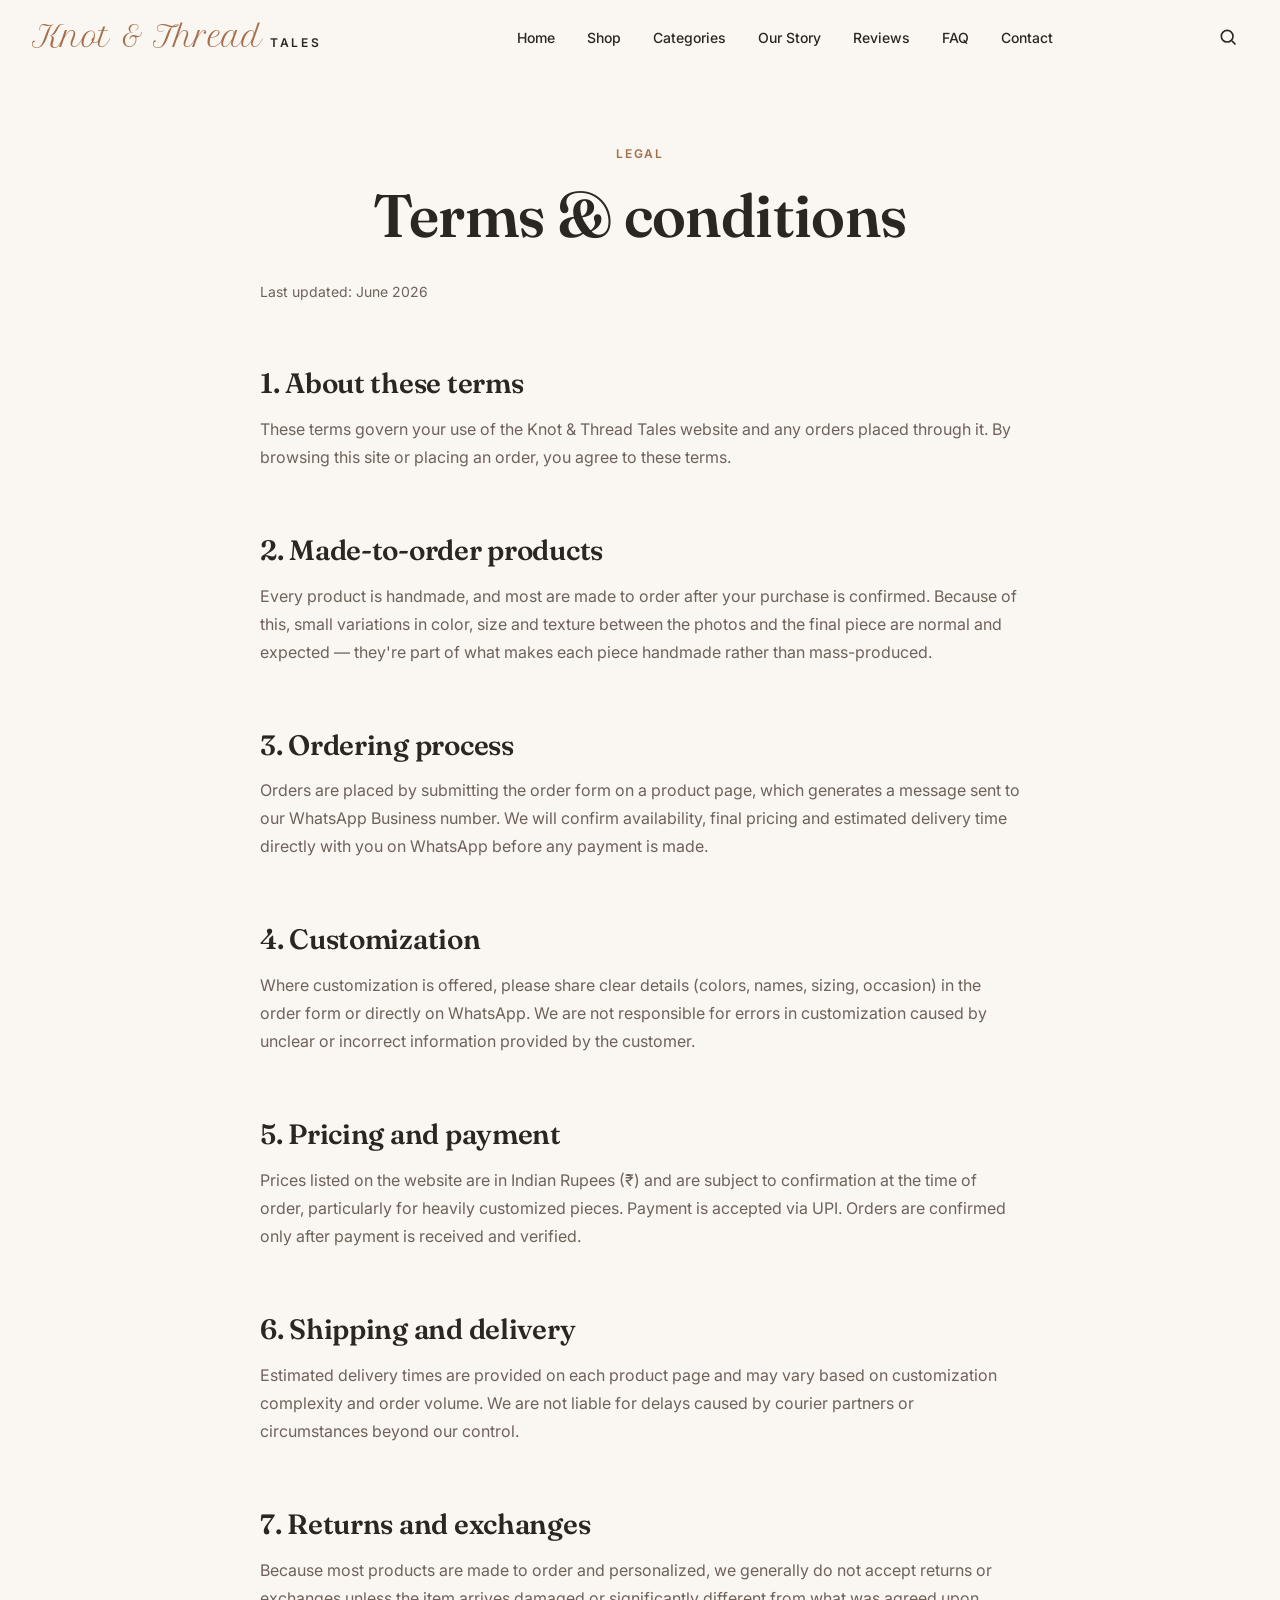
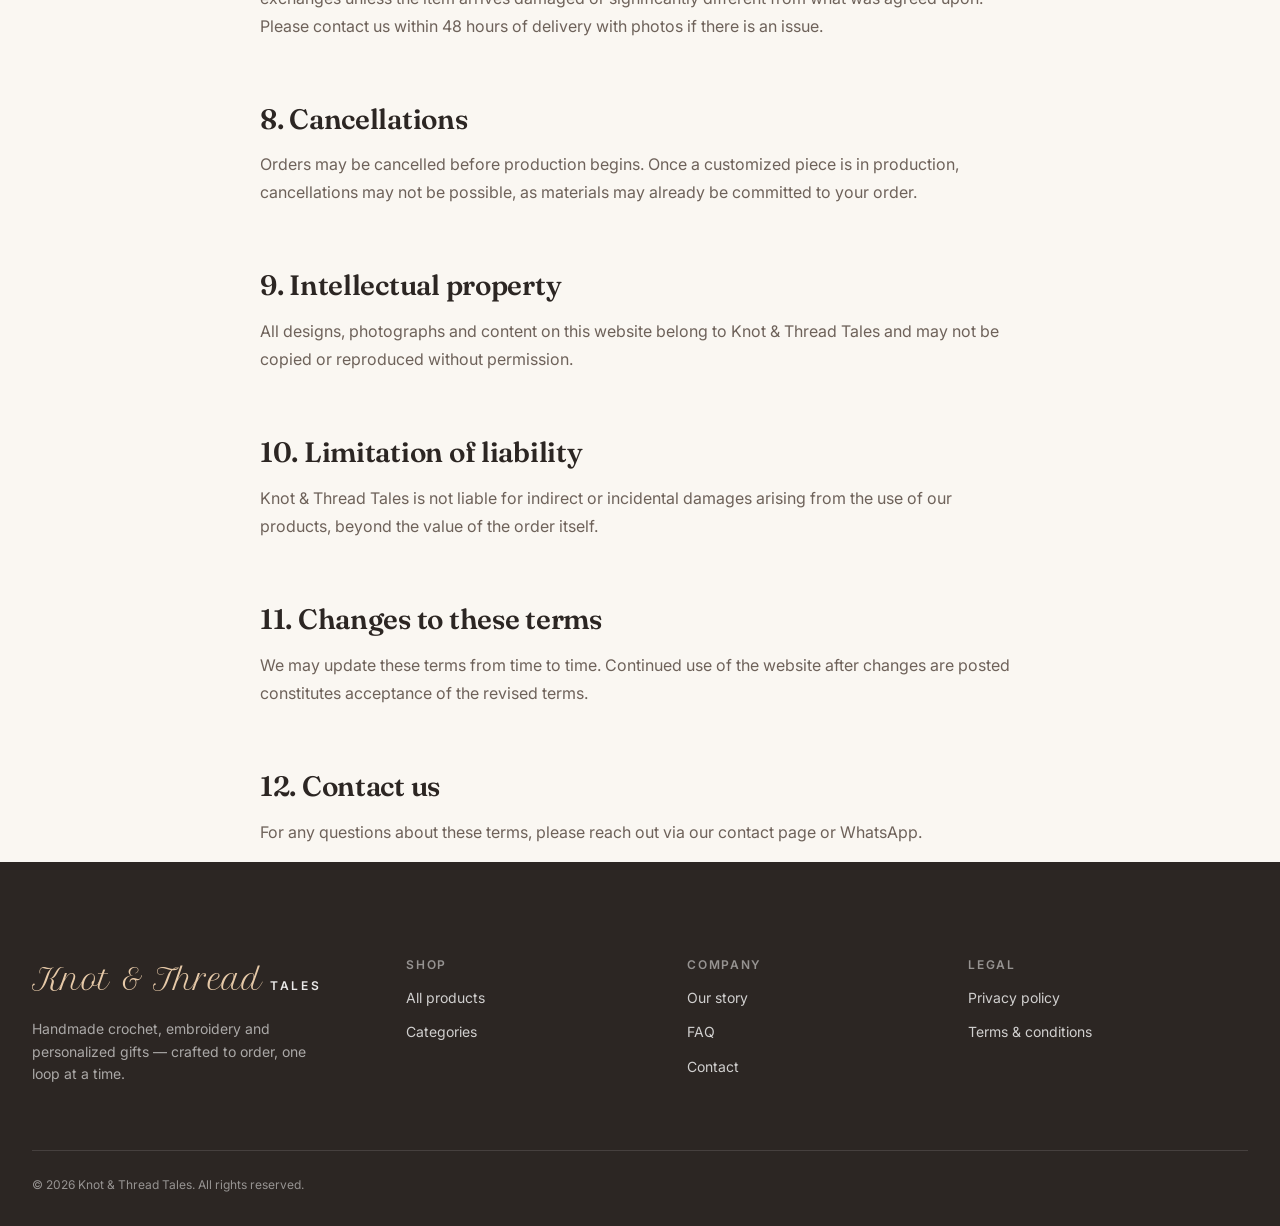
<file: terms-and-conditions.html>
<!DOCTYPE html>
<html lang="en">
<head>
<meta charset="UTF-8">
<meta name="viewport" content="width=device-width, initial-scale=1.0">
<title>Terms & Conditions — Knot & Thread Tales</title>
<meta name="description" content="Terms and conditions for ordering handmade products from Knot & Thread Tales, including customization, payments, shipping and returns.">
<link rel="canonical" href="https://yourusername.github.io/knot-thread-tales/terms-and-conditions.html">
<meta name="robots" content="index, follow">
<link rel="icon" type="image/png" href="assets/icons/favicon.png">
<link rel="preconnect" href="https://fonts.googleapis.com">
<link rel="preconnect" href="https://fonts.gstatic.com" crossorigin>
<link href="https://fonts.googleapis.com/css2?family=Fraunces:ital,opsz,wght@0,9..144,400;0,9..144,500;0,9..144,600;1,9..144,500&family=Inter:wght@400;500;600;700&family=Petit+Formal+Script&display=swap" rel="stylesheet">
<link rel="stylesheet" href="css/tokens.css">
<link rel="stylesheet" href="css/base.css">
<link rel="stylesheet" href="css/motion.css">
<link rel="stylesheet" href="css/header-footer.css">
<link rel="stylesheet" href="css/sections.css">
<link rel="stylesheet" href="css/components.css">
<link rel="stylesheet" href="css/pages.css">
</head>
<body>
<a href="#main-content" class="skip-link">Skip to main content</a>

<header class="site-header">
  <div class="container site-header__inner">
    <a href="index.html" class="brand-mark">
      <span class="brand-mark__script">Knot &amp; Thread</span>
      <span class="brand-mark__tales">Tales</span>
    </a>
    <nav class="primary-nav" aria-label="Primary">
      <ul class="primary-nav__list">
        <li><a href="index.html" class="primary-nav__link">Home</a></li>
        <li><a href="products.html" class="primary-nav__link">Shop</a></li>
        <li><a href="category.html" class="primary-nav__link">Categories</a></li>
        <li><a href="about.html" class="primary-nav__link">Our Story</a></li>
        <li><a href="reviews.html" class="primary-nav__link">Reviews</a></li>
        <li><a href="faq.html" class="primary-nav__link">FAQ</a></li>
        <li><a href="contact.html" class="primary-nav__link">Contact</a></li>
      </ul>
    </nav>
    <div class="header-actions">
      <a href="search.html" class="header-search-link" aria-label="Search products">
        <svg viewBox="0 0 24 24" width="20" height="20" fill="none" stroke="currentColor" stroke-width="2"><circle cx="11" cy="11" r="7"/><path d="M21 21l-4.3-4.3"/></svg>
      </a>
      <button class="nav-toggle" aria-label="Open menu" aria-expanded="false">
        <svg viewBox="0 0 24 24" width="22" height="22" fill="none" stroke="currentColor" stroke-width="2"><path d="M3 6h18M3 12h18M3 18h18"/></svg>
      </button>
    </div>
  </div>
  <nav class="mobile-nav" aria-label="Mobile">
    <ul class="mobile-nav__list">
      <li><a href="index.html" class="mobile-nav__link">Home</a></li>
      <li><a href="products.html" class="mobile-nav__link">Shop</a></li>
      <li><a href="category.html" class="mobile-nav__link">Categories</a></li>
      <li><a href="about.html" class="mobile-nav__link">Our Story</a></li>
      <li><a href="reviews.html" class="mobile-nav__link">Reviews</a></li>
      <li><a href="faq.html" class="mobile-nav__link">FAQ</a></li>
      <li><a href="contact.html" class="mobile-nav__link">Contact</a></li>
    </ul>
  </nav>
</header>

<main id="main-content">
  <div class="page-hero" style="padding-bottom:var(--space-6);">
    <div class="container">
      <span class="page-hero__eyebrow">Legal</span>
      <h1>Terms &amp; conditions</h1>
    </div>
  </div>

  <section class="container">
    <div class="policy-content">
      <p class="updated-date">Last updated: June 2026</p>

      <h2>1. About these terms</h2>
      <p>These terms govern your use of the Knot &amp; Thread Tales website and any orders placed through it. By browsing this site or placing an order, you agree to these terms.</p>

      <h2>2. Made-to-order products</h2>
      <p>Every product is handmade, and most are made to order after your purchase is confirmed. Because of this, small variations in color, size and texture between the photos and the final piece are normal and expected — they're part of what makes each piece handmade rather than mass-produced.</p>

      <h2>3. Ordering process</h2>
      <p>Orders are placed by submitting the order form on a product page, which generates a message sent to our WhatsApp Business number. We will confirm availability, final pricing and estimated delivery time directly with you on WhatsApp before any payment is made.</p>

      <h2>4. Customization</h2>
      <p>Where customization is offered, please share clear details (colors, names, sizing, occasion) in the order form or directly on WhatsApp. We are not responsible for errors in customization caused by unclear or incorrect information provided by the customer.</p>

      <h2>5. Pricing and payment</h2>
      <p>Prices listed on the website are in Indian Rupees (₹) and are subject to confirmation at the time of order, particularly for heavily customized pieces. Payment is accepted via UPI. Orders are confirmed only after payment is received and verified.</p>

      <h2>6. Shipping and delivery</h2>
      <p>Estimated delivery times are provided on each product page and may vary based on customization complexity and order volume. We are not liable for delays caused by courier partners or circumstances beyond our control.</p>

      <h2>7. Returns and exchanges</h2>
      <p>Because most products are made to order and personalized, we generally do not accept returns or exchanges unless the item arrives damaged or significantly different from what was agreed upon. Please contact us within 48 hours of delivery with photos if there is an issue.</p>

      <h2>8. Cancellations</h2>
      <p>Orders may be cancelled before production begins. Once a customized piece is in production, cancellations may not be possible, as materials may already be committed to your order.</p>

      <h2>9. Intellectual property</h2>
      <p>All designs, photographs and content on this website belong to Knot &amp; Thread Tales and may not be copied or reproduced without permission.</p>

      <h2>10. Limitation of liability</h2>
      <p>Knot &amp; Thread Tales is not liable for indirect or incidental damages arising from the use of our products, beyond the value of the order itself.</p>

      <h2>11. Changes to these terms</h2>
      <p>We may update these terms from time to time. Continued use of the website after changes are posted constitutes acceptance of the revised terms.</p>

      <h2>12. Contact us</h2>
      <p>For any questions about these terms, please reach out via <a href="contact.html">our contact page</a> or WhatsApp.</p>
    </div>
  </section>
</main>

<footer class="site-footer">
  <div class="container">
    <div class="footer-grid">
      <div class="footer-brand">
        <a href="index.html" class="brand-mark">
          <span class="brand-mark__script">Knot &amp; Thread</span>
          <span class="brand-mark__tales">Tales</span>
        </a>
        <p class="footer-tagline">Handmade crochet, embroidery and personalized gifts — crafted to order, one loop at a time.</p>
      </div>
      <div>
        <h3 class="footer-heading">Shop</h3>
        <nav class="footer-links">
          <a href="products.html">All products</a>
          <a href="category.html">Categories</a>
        </nav>
      </div>
      <div>
        <h3 class="footer-heading">Company</h3>
        <nav class="footer-links">
          <a href="about.html">Our story</a>
          <a href="faq.html">FAQ</a>
          <a href="contact.html">Contact</a>
        </nav>
      </div>
      <div>
        <h3 class="footer-heading">Legal</h3>
        <nav class="footer-links">
          <a href="privacy-policy.html">Privacy policy</a>
          <a href="terms-and-conditions.html">Terms &amp; conditions</a>
        </nav>
      </div>
    </div>
    <div class="footer-bottom">
      <span>&copy; <span data-year></span> Knot &amp; Thread Tales. All rights reserved.</span>
    </div>
  </div>
</footer>

<script src="js/config.js"></script>
<script>
document.addEventListener('DOMContentLoaded', () => {
  const header = document.querySelector('.site-header');
  window.addEventListener('scroll', () => header.classList.toggle('site-header--scrolled', window.scrollY > 24), { passive: true });
  const menuBtn = document.querySelector('.nav-toggle');
  const mobileNav = document.querySelector('.mobile-nav');
  menuBtn.addEventListener('click', () => {
    const isOpen = mobileNav.classList.toggle('is-open');
    menuBtn.setAttribute('aria-expanded', String(isOpen));
    document.body.classList.toggle('no-scroll', isOpen);
  });
  document.querySelectorAll('[data-year]').forEach((el) => el.textContent = new Date().getFullYear());
});
</script>
</body>
</html>
</file>
<file: css/tokens.css>
/* ==========================================================================
   Knot & Thread Tales — Design Tokens
   ========================================================================== */
:root {
  --color-primary: #A66E4A;
  --color-primary-dark: #8A5938;
  --color-secondary: #D8B89C;
  --color-accent: #E6C9A8;
  --color-bg: #FAF7F2;
  --color-surface: #FFFFFF;
  --color-text: #2C2623;
  --color-text-secondary: #6E625A;
  --color-success: #4CAF50;
  --color-error: #C84B3C;
  --color-border: rgba(44, 38, 35, 0.1);
  --color-border-strong: rgba(44, 38, 35, 0.18);

  --font-display: 'Fraunces', 'Iowan Old Style', serif;
  --font-body: 'Inter', -apple-system, BlinkMacSystemFont, 'Segoe UI', sans-serif;
  --font-script: 'Petit Formal Script', cursive;

  --fs-xs: 0.75rem;
  --fs-sm: 0.875rem;
  --fs-base: 1rem;
  --fs-md: 1.125rem;
  --fs-lg: 1.375rem;
  --fs-xl: 1.75rem;
  --fs-2xl: 2.25rem;
  --fs-3xl: 3rem;
  --fs-4xl: 3.75rem;

  --lh-tight: 1.1;
  --lh-snug: 1.3;
  --lh-normal: 1.6;
  --lh-relaxed: 1.75;

  --space-1: 0.25rem;
  --space-2: 0.5rem;
  --space-3: 0.75rem;
  --space-4: 1rem;
  --space-5: 1.5rem;
  --space-6: 2rem;
  --space-7: 3rem;
  --space-8: 4rem;
  --space-9: 6rem;
  --space-10: 8rem;

  --radius-sm: 6px;
  --radius-md: 12px;
  --radius-lg: 20px;
  --radius-pill: 999px;

  --shadow-sm: 0 1px 3px rgba(44, 38, 35, 0.08), 0 1px 2px rgba(44, 38, 35, 0.06);
  --shadow-md: 0 8px 24px -4px rgba(44, 38, 35, 0.12), 0 2px 8px rgba(44, 38, 35, 0.06);
  --shadow-lg: 0 24px 48px -12px rgba(44, 38, 35, 0.18), 0 4px 16px rgba(44, 38, 35, 0.08);
  --shadow-glow: 0 0 0 4px rgba(166, 110, 74, 0.12);

  --ease-out: cubic-bezier(0.16, 1, 0.3, 1);
  --ease-in-out: cubic-bezier(0.65, 0, 0.35, 1);
  --duration-fast: 180ms;
  --duration-base: 320ms;
  --duration-slow: 600ms;

  --container-max: 1280px;
  --header-height: 76px;
  --z-header: 100;
  --z-modal: 1000;
  --z-toast: 1100;
}
</file>
<file: css/base.css>
/* ==========================================================================
   Knot & Thread Tales — Base / Reset
   ========================================================================== */
*, *::before, *::after { box-sizing: border-box; }
* { margin: 0; }

html {
  scroll-behavior: smooth;
  -webkit-text-size-adjust: 100%;
}

@media (prefers-reduced-motion: reduce) {
  html { scroll-behavior: auto; }
  *, *::before, *::after {
    animation-duration: 0.01ms !important;
    animation-iteration-count: 1 !important;
    transition-duration: 0.01ms !important;
    scroll-behavior: auto !important;
  }
}

body {
  font-family: var(--font-body);
  font-size: var(--fs-base);
  line-height: var(--lh-normal);
  color: var(--color-text);
  background: var(--color-bg);
  min-height: 100vh;
  text-rendering: optimizeLegibility;
  -webkit-font-smoothing: antialiased;
}

body.no-scroll { overflow: hidden; }

img, picture, svg { max-width: 100%; display: block; }
img { height: auto; }

h1, h2, h3, h4 {
  font-family: var(--font-display);
  font-weight: 600;
  line-height: var(--lh-tight);
  color: var(--color-text);
  letter-spacing: -0.01em;
}

h1 { font-size: var(--fs-4xl); }
h2 { font-size: var(--fs-3xl); }
h3 { font-size: var(--fs-xl); }
h4 { font-size: var(--fs-md); }

p { color: var(--color-text-secondary); }

a {
  color: inherit;
  text-decoration: none;
}

button {
  font-family: inherit;
  cursor: pointer;
  background: none;
  border: none;
  color: inherit;
}

input, textarea, select {
  font-family: inherit;
  font-size: var(--fs-base);
  color: var(--color-text);
}

ul, ol { list-style: none; }

:focus-visible {
  outline: 2px solid var(--color-primary);
  outline-offset: 3px;
  border-radius: 4px;
}

.visually-hidden {
  position: absolute;
  width: 1px; height: 1px;
  padding: 0; margin: -1px;
  overflow: hidden;
  clip: rect(0,0,0,0);
  white-space: nowrap;
  border: 0;
}

.skip-link {
  position: absolute;
  left: -9999px;
  top: 0;
  background: var(--color-primary);
  color: #fff;
  padding: var(--space-3) var(--space-5);
  z-index: 2000;
  border-radius: 0 0 var(--radius-sm) 0;
}
.skip-link:focus {
  left: 0;
}

.container {
  width: 100%;
  max-width: var(--container-max);
  margin: 0 auto;
  padding: 0 var(--space-6);
}

@media (max-width: 640px) {
  .container { padding: 0 var(--space-4); }
  h1 { font-size: var(--fs-3xl); }
  h2 { font-size: var(--fs-2xl); }
}

section { padding: var(--space-9) 0; }
@media (max-width: 640px) {
  section { padding: var(--space-7) 0; }
}
</file>
<file: css/motion.css>
/* ==========================================================================
   Knot & Thread Tales — Signature Motif: The Thread Stroke
   ========================================================================== */
.thread-stroke {
  display: block;
  width: 100%;
  max-width: 220px;
  margin: var(--space-5) 0;
  overflow: visible;
}

.thread-stroke--center { margin-left: auto; margin-right: auto; }

.thread-stroke path {
  fill: none;
  stroke: var(--color-primary);
  stroke-width: 2.5;
  stroke-linecap: round;
  stroke-dasharray: 340;
  stroke-dashoffset: 340;
  transition: stroke-dashoffset 1.1s var(--ease-out);
}

[data-thread-stroke].is-drawn .thread-stroke path,
.thread-stroke.is-drawn path {
  stroke-dashoffset: 0;
}

/* ---- Scroll reveal ---- */
[data-reveal] {
  opacity: 0;
  transform: translateY(28px);
  transition: opacity var(--duration-slow) var(--ease-out), transform var(--duration-slow) var(--ease-out);
  will-change: opacity, transform;
}
[data-reveal].is-revealed {
  opacity: 1;
  transform: translateY(0);
}

[data-reveal="fade"] { transform: none; }
[data-reveal="slide-left"] { transform: translateX(-32px); }
[data-reveal="slide-left"].is-revealed { transform: translateX(0); }
[data-reveal="slide-right"] { transform: translateX(32px); }
[data-reveal="slide-right"].is-revealed { transform: translateX(0); }
[data-reveal="scale"] { transform: scale(0.94); }
[data-reveal="scale"].is-revealed { transform: scale(1); opacity: 1; }

@media (prefers-reduced-motion: reduce) {
  [data-reveal] { opacity: 1; transform: none; transition: none; }
  .thread-stroke path { stroke-dashoffset: 0; transition: none; }
}

/* ---- Loading skeletons ---- */
.skeleton {
  position: relative;
  background: linear-gradient(100deg, var(--color-accent) 8%, var(--color-secondary) 18%, var(--color-accent) 33%);
  background-size: 200% 100%;
  border-radius: var(--radius-sm);
  animation: shimmer 1.6s ease-in-out infinite;
}

@keyframes shimmer {
  0% { background-position: 200% 0; }
  100% { background-position: -200% 0; }
}

.skeleton--media { aspect-ratio: 1 / 1; border-radius: var(--radius-md); margin-bottom: var(--space-4); }
.skeleton--line { height: 14px; margin-bottom: var(--space-3); border-radius: 4px; }
.skeleton--xs { width: 35%; height: 10px; }
.skeleton--sm { width: 55%; }
.skeleton--md { width: 80%; height: 18px; }
.skeleton--lg { width: 100%; height: 22px; }
.skeleton--btn { height: 44px; border-radius: var(--radius-pill); margin-top: var(--space-3); }

@media (prefers-reduced-motion: reduce) {
  .skeleton { animation: none; opacity: 0.6; }
}

/* ---- Toasts ---- */
.toast-stack {
  position: fixed;
  bottom: var(--space-6);
  right: var(--space-6);
  z-index: var(--z-toast);
  display: flex;
  flex-direction: column;
  gap: var(--space-3);
  max-width: 360px;
}

.toast {
  background: var(--color-text);
  color: #fff;
  padding: var(--space-4) var(--space-5);
  border-radius: var(--radius-md);
  box-shadow: var(--shadow-lg);
  font-size: var(--fs-sm);
  opacity: 0;
  transform: translateY(12px);
  transition: opacity var(--duration-base) var(--ease-out), transform var(--duration-base) var(--ease-out);
}
.toast--visible { opacity: 1; transform: translateY(0); }
.toast--success { border-left: 4px solid var(--color-success); }
.toast--error { border-left: 4px solid var(--color-error); }

@media (max-width: 640px) {
  .toast-stack { left: var(--space-4); right: var(--space-4); bottom: var(--space-4); max-width: none; }
}
</file>
<file: css/header-footer.css>
/* ==========================================================================
   Knot & Thread Tales — Header & Footer
   ========================================================================== */
.site-header {
  position: sticky;
  top: 0;
  z-index: var(--z-header);
  height: var(--header-height);
  display: flex;
  align-items: center;
  background: rgba(250, 247, 242, 0.85);
  backdrop-filter: blur(12px) saturate(140%);
  border-bottom: 1px solid transparent;
  transition: border-color var(--duration-base) var(--ease-out), box-shadow var(--duration-base) var(--ease-out);
}

.site-header--scrolled {
  border-color: var(--color-border);
  box-shadow: var(--shadow-sm);
}

.site-header__inner {
  width: 100%;
  display: flex;
  align-items: center;
  justify-content: space-between;
  gap: var(--space-5);
}

.brand-mark {
  display: flex;
  align-items: baseline;
  gap: var(--space-2);
}

.brand-mark__script {
  font-family: var(--font-script);
  font-size: var(--fs-xl);
  color: var(--color-primary);
}

.brand-mark__tales {
  font-family: var(--font-body);
  font-size: var(--fs-xs);
  letter-spacing: 0.22em;
  text-transform: uppercase;
  color: var(--color-text);
  font-weight: 600;
}

.primary-nav { display: none; }

.primary-nav__list {
  display: flex;
  align-items: center;
  gap: var(--space-6);
}

.primary-nav__link {
  position: relative;
  font-size: var(--fs-sm);
  font-weight: 500;
  color: var(--color-text);
  padding-bottom: var(--space-2);
}

.primary-nav__link::after {
  content: '';
  position: absolute;
  left: 0; bottom: 0;
  width: 0; height: 2px;
  background: var(--color-primary);
  transition: width var(--duration-base) var(--ease-out);
}

.primary-nav__link:hover::after,
.primary-nav__link[aria-current="page"]::after {
  width: 100%;
}

.header-actions {
  display: flex;
  align-items: center;
  gap: var(--space-3);
}

.header-search-link, .nav-toggle {
  display: inline-flex;
  align-items: center;
  justify-content: center;
  width: 40px; height: 40px;
  border-radius: var(--radius-pill);
  transition: background var(--duration-fast) var(--ease-out);
}

.header-search-link:hover, .nav-toggle:hover {
  background: var(--color-accent);
}

.nav-toggle { display: inline-flex; }

.mobile-nav {
  position: fixed;
  inset: 0;
  top: var(--header-height);
  background: var(--color-bg);
  z-index: calc(var(--z-header) - 1);
  transform: translateX(100%);
  transition: transform var(--duration-base) var(--ease-in-out);
  overflow-y: auto;
}

.mobile-nav.is-open { transform: translateX(0); }

.mobile-nav__list {
  display: flex;
  flex-direction: column;
  padding: var(--space-6);
  gap: var(--space-1);
}

.mobile-nav__link {
  display: block;
  padding: var(--space-4) var(--space-2);
  font-family: var(--font-display);
  font-size: var(--fs-lg);
  border-bottom: 1px solid var(--color-border);
}

@media (min-width: 1024px) {
  .primary-nav { display: block; }
  .nav-toggle { display: none; }
  .mobile-nav { display: none; }
}

/* ---- Footer ---- */
.site-footer {
  background: var(--color-text);
  color: rgba(255,255,255,0.78);
  padding: var(--space-9) 0 var(--space-6);
}

.footer-grid {
  display: grid;
  grid-template-columns: 1.4fr 1fr 1fr 1.2fr;
  gap: var(--space-7);
}

@media (max-width: 900px) { .footer-grid { grid-template-columns: 1fr 1fr; } }
@media (max-width: 560px) { .footer-grid { grid-template-columns: 1fr; gap: var(--space-6); } }

.footer-brand .brand-mark__script { color: var(--color-accent); }
.footer-brand .brand-mark__tales { color: rgba(255,255,255,0.9); }

.footer-tagline {
  margin-top: var(--space-4);
  color: rgba(255,255,255,0.6);
  max-width: 280px;
  font-size: var(--fs-sm);
}

.footer-heading {
  font-family: var(--font-body);
  font-size: var(--fs-xs);
  letter-spacing: 0.14em;
  text-transform: uppercase;
  color: rgba(255,255,255,0.5);
  margin-bottom: var(--space-4);
}

.footer-links { display: flex; flex-direction: column; gap: var(--space-3); }
.footer-links a { font-size: var(--fs-sm); color: rgba(255,255,255,0.78); transition: color var(--duration-fast) var(--ease-out); }
.footer-links a:hover { color: var(--color-accent); }

.footer-social {
  display: flex;
  gap: var(--space-3);
  margin-top: var(--space-4);
}
.footer-social a {
  width: 38px; height: 38px;
  display: inline-flex; align-items: center; justify-content: center;
  border-radius: var(--radius-pill);
  background: rgba(255,255,255,0.08);
  transition: background var(--duration-fast) var(--ease-out);
}
.footer-social a:hover { background: var(--color-primary); }

.footer-bottom {
  margin-top: var(--space-8);
  padding-top: var(--space-5);
  border-top: 1px solid rgba(255,255,255,0.12);
  display: flex;
  flex-wrap: wrap;
  gap: var(--space-3);
  justify-content: space-between;
  font-size: var(--fs-xs);
  color: rgba(255,255,255,0.5);
}
.footer-bottom a { color: rgba(255,255,255,0.65); }
.footer-bottom a:hover { color: var(--color-accent); }
.footer-bottom-links { display: flex; gap: var(--space-4); flex-wrap: wrap; }
</file>
<file: css/sections.css>
/* ==========================================================================
   Knot & Thread Tales — Hero & Homepage Sections
   ========================================================================== */
.hero {
  position: relative;
  display: grid;
  grid-template-columns: 1fr 1fr;
  align-items: center;
  min-height: calc(100vh - var(--header-height));
  padding: var(--space-8) 0;
  overflow: hidden;
}

.hero__copy { padding-right: var(--space-7); z-index: 2; }

.hero__eyebrow {
  display: inline-flex;
  align-items: center;
  gap: var(--space-2);
  font-size: var(--fs-xs);
  letter-spacing: 0.18em;
  text-transform: uppercase;
  color: var(--color-primary);
  font-weight: 600;
  margin-bottom: var(--space-5);
}

.hero__eyebrow::before {
  content: '';
  width: 24px; height: 1px;
  background: var(--color-primary);
}

.hero__title {
  font-size: clamp(2.6rem, 5vw, var(--fs-4xl));
  max-width: 13ch;
}

.hero__title em { font-style: italic; color: var(--color-primary); }

.hero__subtitle {
  margin-top: var(--space-5);
  font-size: var(--fs-md);
  max-width: 38ch;
  line-height: var(--lh-relaxed);
}

.hero__actions {
  display: flex;
  gap: var(--space-4);
  margin-top: var(--space-7);
  flex-wrap: wrap;
}

.hero__media {
  position: relative;
  height: 100%;
  min-height: 480px;
  border-radius: var(--radius-lg);
  overflow: hidden;
}

.hero__media img { width: 100%; height: 100%; object-fit: cover; }

.hero__media-caption {
  position: absolute;
  bottom: var(--space-5);
  left: var(--space-5);
  right: var(--space-5);
  background: rgba(255,255,255,0.92);
  backdrop-filter: blur(6px);
  padding: var(--space-4) var(--space-5);
  border-radius: var(--radius-md);
  box-shadow: var(--shadow-md);
  display: flex;
  align-items: center;
  gap: var(--space-3);
}

.hero__media-caption strong { display: block; font-family: var(--font-display); font-size: var(--fs-md); }
.hero__media-caption span { font-size: var(--fs-xs); color: var(--color-text-secondary); }

@media (max-width: 900px) {
  .hero { grid-template-columns: 1fr; min-height: auto; padding-top: var(--space-7); }
  .hero__copy { padding-right: 0; order: 1; }
  .hero__media { order: 0; min-height: 340px; margin-bottom: var(--space-6); }
}

/* ---- Section heading ---- */
.section-heading { max-width: 640px; margin-bottom: var(--space-7); }
.section-heading--center { margin-left: auto; margin-right: auto; text-align: center; }

.section-eyebrow {
  font-size: var(--fs-xs);
  letter-spacing: 0.16em;
  text-transform: uppercase;
  color: var(--color-primary);
  font-weight: 600;
}

.section-heading p { margin-top: var(--space-4); font-size: var(--fs-md); }

.section-head-row {
  display: flex;
  align-items: flex-end;
  justify-content: space-between;
  gap: var(--space-5);
  flex-wrap: wrap;
}

/* ---- Product grid ---- */
.product-grid {
  display: grid;
  grid-template-columns: repeat(4, 1fr);
  gap: var(--space-6);
}

@media (max-width: 1024px) { .product-grid { grid-template-columns: repeat(3, 1fr); } }
@media (max-width: 768px) { .product-grid { grid-template-columns: repeat(2, 1fr); gap: var(--space-4); } }
@media (max-width: 480px) { .product-grid { grid-template-columns: repeat(2, 1fr); gap: var(--space-3); } }

/* ---- Categories ---- */
.category-grid {
  display: grid;
  grid-template-columns: repeat(4, 1fr);
  gap: var(--space-5);
}
@media (max-width: 900px) { .category-grid { grid-template-columns: repeat(3, 1fr); } }
@media (max-width: 600px) { .category-grid { grid-template-columns: repeat(2, 1fr); gap: var(--space-3); } }

.category-card {
  display: block;
  position: relative;
  border-radius: var(--radius-lg);
  overflow: hidden;
  aspect-ratio: 1/1;
  box-shadow: var(--shadow-sm);
  transition: box-shadow var(--duration-base) var(--ease-out), transform var(--duration-base) var(--ease-out);
}
.category-card:hover { box-shadow: var(--shadow-lg); transform: translateY(-4px); }

.category-card__media { position: absolute; inset: 0; }
.category-card__media img {
  width: 100%; height: 100%; object-fit: cover;
  transition: transform var(--duration-slow) var(--ease-out);
}
.category-card:hover .category-card__media img { transform: scale(1.06); }

.category-card::after {
  content: '';
  position: absolute; inset: 0;
  background: linear-gradient(180deg, rgba(44,38,35,0) 40%, rgba(44,38,35,0.65) 100%);
}

.category-card__label {
  position: absolute;
  bottom: var(--space-4);
  left: var(--space-4);
  right: var(--space-4);
  color: #fff;
  font-family: var(--font-display);
  font-size: var(--fs-md);
  z-index: 2;
}

/* ---- Why handmade ---- */
.why-grid {
  display: grid;
  grid-template-columns: repeat(3, 1fr);
  gap: var(--space-6);
}
@media (max-width: 768px) { .why-grid { grid-template-columns: 1fr; } }

.why-card {
  padding: var(--space-6);
  background: var(--color-surface);
  border-radius: var(--radius-lg);
  box-shadow: var(--shadow-sm);
}

.why-card__icon {
  width: 52px; height: 52px;
  display: flex; align-items: center; justify-content: center;
  border-radius: var(--radius-pill);
  background: var(--color-accent);
  color: var(--color-primary-dark);
  margin-bottom: var(--space-5);
}

.why-card h3 { margin-bottom: var(--space-3); }
.why-card p { font-size: var(--fs-sm); }

/* ---- Testimonials ---- */
.testimonial-grid {
  display: grid;
  grid-template-columns: repeat(3, 1fr);
  gap: var(--space-6);
}
@media (max-width: 900px) { .testimonial-grid { grid-template-columns: repeat(2, 1fr); } }
@media (max-width: 640px) { .testimonial-grid { grid-template-columns: 1fr; } }

.testimonial-card {
  background: var(--color-surface);
  border-radius: var(--radius-lg);
  padding: var(--space-6);
  box-shadow: var(--shadow-sm);
}

.testimonial-card__stars { display: flex; gap: 2px; margin-bottom: var(--space-4); color: var(--color-primary); }
.star-filled path { fill: var(--color-primary); }
.star-empty path { fill: var(--color-border-strong); }

.testimonial-card blockquote {
  font-family: var(--font-display);
  font-size: var(--fs-md);
  line-height: var(--lh-snug);
  color: var(--color-text);
  margin-bottom: var(--space-5);
}

.testimonial-card figcaption { display: flex; flex-direction: column; }
.testimonial-card__name { font-weight: 600; font-size: var(--fs-sm); }
.testimonial-card__location { font-size: var(--fs-xs); color: var(--color-text-secondary); }

/* ---- Instagram gallery ---- */
.instagram-grid {
  display: grid;
  grid-template-columns: repeat(6, 1fr);
  gap: var(--space-3);
}
@media (max-width: 900px) { .instagram-grid { grid-template-columns: repeat(3, 1fr); } }

.instagram-tile {
  position: relative;
  aspect-ratio: 1/1;
  overflow: hidden;
  border-radius: var(--radius-sm);
}
.instagram-tile img { width: 100%; height: 100%; object-fit: cover; transition: transform var(--duration-base) var(--ease-out); }
.instagram-tile:hover img { transform: scale(1.08); }
.instagram-tile__icon {
  position: absolute; inset: 0;
  display: flex; align-items: center; justify-content: center;
  background: rgba(44,38,35,0.4);
  color: #fff;
  opacity: 0;
  transition: opacity var(--duration-fast) var(--ease-out);
}
.instagram-tile:hover .instagram-tile__icon { opacity: 1; }

/* ---- FAQ ---- */
.faq-list { max-width: 760px; margin: 0 auto; }
.faq-item { border-bottom: 1px solid var(--color-border); }
.faq-item__question {
  width: 100%;
  display: flex;
  align-items: center;
  justify-content: space-between;
  gap: var(--space-4);
  padding: var(--space-5) 0;
  text-align: left;
  font-family: var(--font-display);
  font-size: var(--fs-md);
}
.faq-item__chevron { transition: transform var(--duration-base) var(--ease-out); flex-shrink: 0; color: var(--color-primary); }
.faq-item.is-open .faq-item__chevron { transform: rotate(180deg); }

.faq-item__answer {
  max-height: 0;
  overflow: hidden;
  transition: max-height var(--duration-base) var(--ease-out);
}
.faq-item.is-open .faq-item__answer { max-height: 320px; }
.faq-item__answer p { padding-bottom: var(--space-5); font-size: var(--fs-sm); line-height: var(--lh-relaxed); }

/* ---- CTA banner ---- */
.cta-banner {
  background: linear-gradient(135deg, var(--color-primary) 0%, var(--color-primary-dark) 100%);
  border-radius: var(--radius-lg);
  padding: var(--space-8);
  color: #fff;
  text-align: center;
}
.cta-banner h2 { color: #fff; }
.cta-banner p { color: rgba(255,255,255,0.85); margin: var(--space-4) auto var(--space-6); max-width: 48ch; }
</file>
<file: css/components.css>
/* ==========================================================================
   Knot & Thread Tales — Buttons, Badges, Forms
   ========================================================================== */
.btn {
  display: inline-flex;
  align-items: center;
  justify-content: center;
  gap: var(--space-2);
  font-size: var(--fs-sm);
  font-weight: 600;
  padding: var(--space-3) var(--space-6);
  border-radius: var(--radius-pill);
  transition: transform var(--duration-fast) var(--ease-out), box-shadow var(--duration-fast) var(--ease-out), background var(--duration-fast) var(--ease-out);
  white-space: nowrap;
}

.btn--primary { background: var(--color-primary); color: #fff; box-shadow: var(--shadow-sm); }
.btn--primary:hover { background: var(--color-primary-dark); transform: translateY(-2px); box-shadow: var(--shadow-md); }

.btn--secondary { background: var(--color-surface); color: var(--color-text); border: 1px solid var(--color-border-strong); }
.btn--secondary:hover { background: var(--color-accent); border-color: var(--color-primary); }

.btn--ghost { background: transparent; color: var(--color-primary); padding: var(--space-2) var(--space-3); }
.btn--ghost:hover { background: var(--color-accent); }

.btn--whatsapp { background: #25D366; color: #fff; }
.btn--whatsapp:hover { background: #1FAF54; transform: translateY(-1px); box-shadow: var(--shadow-sm); }

.btn--block { width: 100%; }
.btn--lg { padding: var(--space-4) var(--space-6); font-size: var(--fs-base); }
.btn--icon { width: 40px; height: 40px; padding: 0; border-radius: var(--radius-pill); }
.btn:disabled { opacity: 0.5; cursor: not-allowed; transform: none !important; }

/* ---- Badges ---- */
.badge {
  display: inline-flex;
  align-items: center;
  font-size: 0.6875rem;
  font-weight: 700;
  letter-spacing: 0.03em;
  padding: var(--space-1) var(--space-3);
  border-radius: var(--radius-pill);
  text-transform: uppercase;
}
.badge--handmade { background: var(--color-accent); color: var(--color-primary-dark); }
.badge--bestseller { background: var(--color-primary); color: #fff; }
.badge--customizable { background: var(--color-text); color: #fff; }

/* ---- Forms ---- */
.form-field { margin-bottom: var(--space-5); }
.form-label { display: block; font-size: var(--fs-sm); font-weight: 600; margin-bottom: var(--space-2); color: var(--color-text); }
.form-label .required { color: var(--color-error); }

.form-input, .form-textarea, .form-select {
  width: 100%;
  padding: var(--space-3) var(--space-4);
  border: 1px solid var(--color-border-strong);
  border-radius: var(--radius-md);
  background: var(--color-surface);
  transition: border-color var(--duration-fast) var(--ease-out), box-shadow var(--duration-fast) var(--ease-out);
}
.form-input:focus, .form-textarea:focus, .form-select:focus {
  border-color: var(--color-primary);
  box-shadow: var(--shadow-glow);
  outline: none;
}
.form-textarea { resize: vertical; min-height: 90px; }

.form-row { display: grid; grid-template-columns: 1fr 1fr; gap: var(--space-4); }
@media (max-width: 560px) { .form-row { grid-template-columns: 1fr; } }

.form-hint { font-size: var(--fs-xs); color: var(--color-text-secondary); margin-top: var(--space-2); }

.file-upload {
  display: flex;
  align-items: center;
  gap: var(--space-3);
  padding: var(--space-4);
  border: 1.5px dashed var(--color-border-strong);
  border-radius: var(--radius-md);
  cursor: pointer;
  transition: border-color var(--duration-fast) var(--ease-out), background var(--duration-fast) var(--ease-out);
}
.file-upload:hover { border-color: var(--color-primary); background: var(--color-accent); }
.file-upload input { display: none; }
.file-upload__filename { font-size: var(--fs-xs); color: var(--color-text-secondary); }
</file>
<file: css/pages.css>
/* ==========================================================================
   Knot & Thread Tales — Inner Pages (About, Contact, Search, Policy)
   ========================================================================== */
.page-hero { padding: var(--space-8) 0 var(--space-7); text-align: center; }
.page-hero__eyebrow { font-size: var(--fs-xs); letter-spacing: 0.16em; text-transform: uppercase; color: var(--color-primary); font-weight: 600; }
.page-hero h1 { margin-top: var(--space-4); }
.page-hero p { max-width: 56ch; margin: var(--space-4) auto 0; font-size: var(--fs-md); }

.breadcrumbs {
  display: flex;
  gap: var(--space-2);
  align-items: center;
  font-size: var(--fs-xs);
  color: var(--color-text-secondary);
  margin-bottom: var(--space-6);
  flex-wrap: wrap;
}
.breadcrumbs a:hover { color: var(--color-primary); }
.breadcrumbs span[aria-hidden] { opacity: 0.5; }
.breadcrumbs .current { color: var(--color-text); font-weight: 600; }

/* ---- About page ---- */
.about-story { display: grid; grid-template-columns: 1fr 1fr; gap: var(--space-8); align-items: center; }
@media (max-width: 860px) { .about-story { grid-template-columns: 1fr; } }
.about-story__media { border-radius: var(--radius-lg); overflow: hidden; aspect-ratio: 4/5; }
.about-story__media img { width: 100%; height: 100%; object-fit: cover; }
.about-story__copy p { margin-bottom: var(--space-4); line-height: var(--lh-relaxed); }

.values-grid { display: grid; grid-template-columns: repeat(4, 1fr); gap: var(--space-5); }
@media (max-width: 900px) { .values-grid { grid-template-columns: repeat(2, 1fr); } }
@media (max-width: 540px) { .values-grid { grid-template-columns: 1fr; } }
.value-card { text-align: center; padding: var(--space-5); }
.value-card__icon {
  width: 56px; height: 56px;
  margin: 0 auto var(--space-4);
  display: flex; align-items: center; justify-content: center;
  border-radius: var(--radius-pill);
  background: var(--color-accent);
  color: var(--color-primary-dark);
}

/* ---- Contact page ---- */
.contact-grid { display: grid; grid-template-columns: 1fr 1fr; gap: var(--space-8); }
@media (max-width: 860px) { .contact-grid { grid-template-columns: 1fr; } }

.contact-info-card {
  background: var(--color-surface);
  border-radius: var(--radius-lg);
  padding: var(--space-7);
  box-shadow: var(--shadow-sm);
  height: fit-content;
}
.contact-info-item { display: flex; gap: var(--space-4); padding: var(--space-4) 0; border-bottom: 1px solid var(--color-border); }
.contact-info-item:last-child { border-bottom: none; }
.contact-info-item__icon {
  width: 40px; height: 40px; flex-shrink: 0;
  display: flex; align-items: center; justify-content: center;
  border-radius: var(--radius-pill);
  background: var(--color-accent);
  color: var(--color-primary-dark);
}
.contact-info-item h4 { margin-bottom: var(--space-1); font-size: var(--fs-base); }
.contact-info-item p { font-size: var(--fs-sm); margin: 0; }

.contact-form-card {
  background: var(--color-surface);
  border-radius: var(--radius-lg);
  padding: var(--space-7);
  box-shadow: var(--shadow-sm);
}

/* ---- Search / Listing layout ---- */
.listing-layout { display: grid; grid-template-columns: 280px 1fr; gap: var(--space-7); align-items: start; }
@media (max-width: 900px) { .listing-layout { grid-template-columns: 1fr; } }

.filters-panel {
  background: var(--color-surface);
  border-radius: var(--radius-lg);
  padding: var(--space-6);
  box-shadow: var(--shadow-sm);
  position: sticky;
  top: calc(var(--header-height) + var(--space-5));
}
.filters-panel__title { font-family: var(--font-display); font-size: var(--fs-md); margin-bottom: var(--space-5); }
.filter-group { margin-bottom: var(--space-6); }
.filter-group__label { display: block; font-size: var(--fs-xs); text-transform: uppercase; letter-spacing: 0.08em; color: var(--color-text-secondary); font-weight: 600; margin-bottom: var(--space-3); }
.price-range-inputs { display: flex; align-items: center; gap: var(--space-2); }
.price-range-inputs input { width: 100%; }

.search-bar {
  display: flex;
  align-items: center;
  gap: var(--space-3);
  background: var(--color-surface);
  border: 1px solid var(--color-border-strong);
  border-radius: var(--radius-pill);
  padding: var(--space-2) var(--space-5);
  margin-bottom: var(--space-6);
}
.search-bar input { flex: 1; border: none; padding: var(--space-2) 0; }
.search-bar input:focus { outline: none; box-shadow: none; }
.search-bar svg { color: var(--color-text-secondary); flex-shrink: 0; }

.listing-toolbar {
  display: flex;
  justify-content: space-between;
  align-items: center;
  gap: var(--space-4);
  margin-bottom: var(--space-5);
  flex-wrap: wrap;
}
.results-count { font-size: var(--fs-sm); color: var(--color-text-secondary); }

/* ---- Policy / legal text pages ---- */
.policy-content { max-width: 760px; margin: 0 auto; }
.policy-content h2 { margin-top: var(--space-8); margin-bottom: var(--space-4); font-size: var(--fs-xl); }
.policy-content h2:first-child { margin-top: 0; }
.policy-content p { margin-bottom: var(--space-4); line-height: var(--lh-relaxed); }
.policy-content ul { margin: var(--space-4) 0; padding-left: var(--space-5); }
.policy-content ul li { list-style: disc; margin-bottom: var(--space-2); color: var(--color-text-secondary); line-height: var(--lh-relaxed); }
.policy-content .updated-date { font-size: var(--fs-sm); color: var(--color-text-secondary); margin-bottom: var(--space-7); }

/* ---- Reviews page ---- */
.reviews-summary {
  display: flex;
  align-items: center;
  gap: var(--space-7);
  background: var(--color-surface);
  border-radius: var(--radius-lg);
  padding: var(--space-7);
  box-shadow: var(--shadow-sm);
  margin-bottom: var(--space-8);
  flex-wrap: wrap;
}
.reviews-summary__score { text-align: center; }
.reviews-summary__score strong { font-family: var(--font-display); font-size: var(--fs-4xl); color: var(--color-primary); display: block; }
.reviews-summary__score span { font-size: var(--fs-sm); color: var(--color-text-secondary); }
.reviews-summary__bars { flex: 1; min-width: 220px; }
.review-bar-row { display: flex; align-items: center; gap: var(--space-3); margin-bottom: var(--space-2); font-size: var(--fs-xs); }
.review-bar-track { flex: 1; height: 8px; background: var(--color-bg); border-radius: var(--radius-pill); overflow: hidden; }
.review-bar-fill { height: 100%; background: var(--color-primary); border-radius: var(--radius-pill); }
</file>
